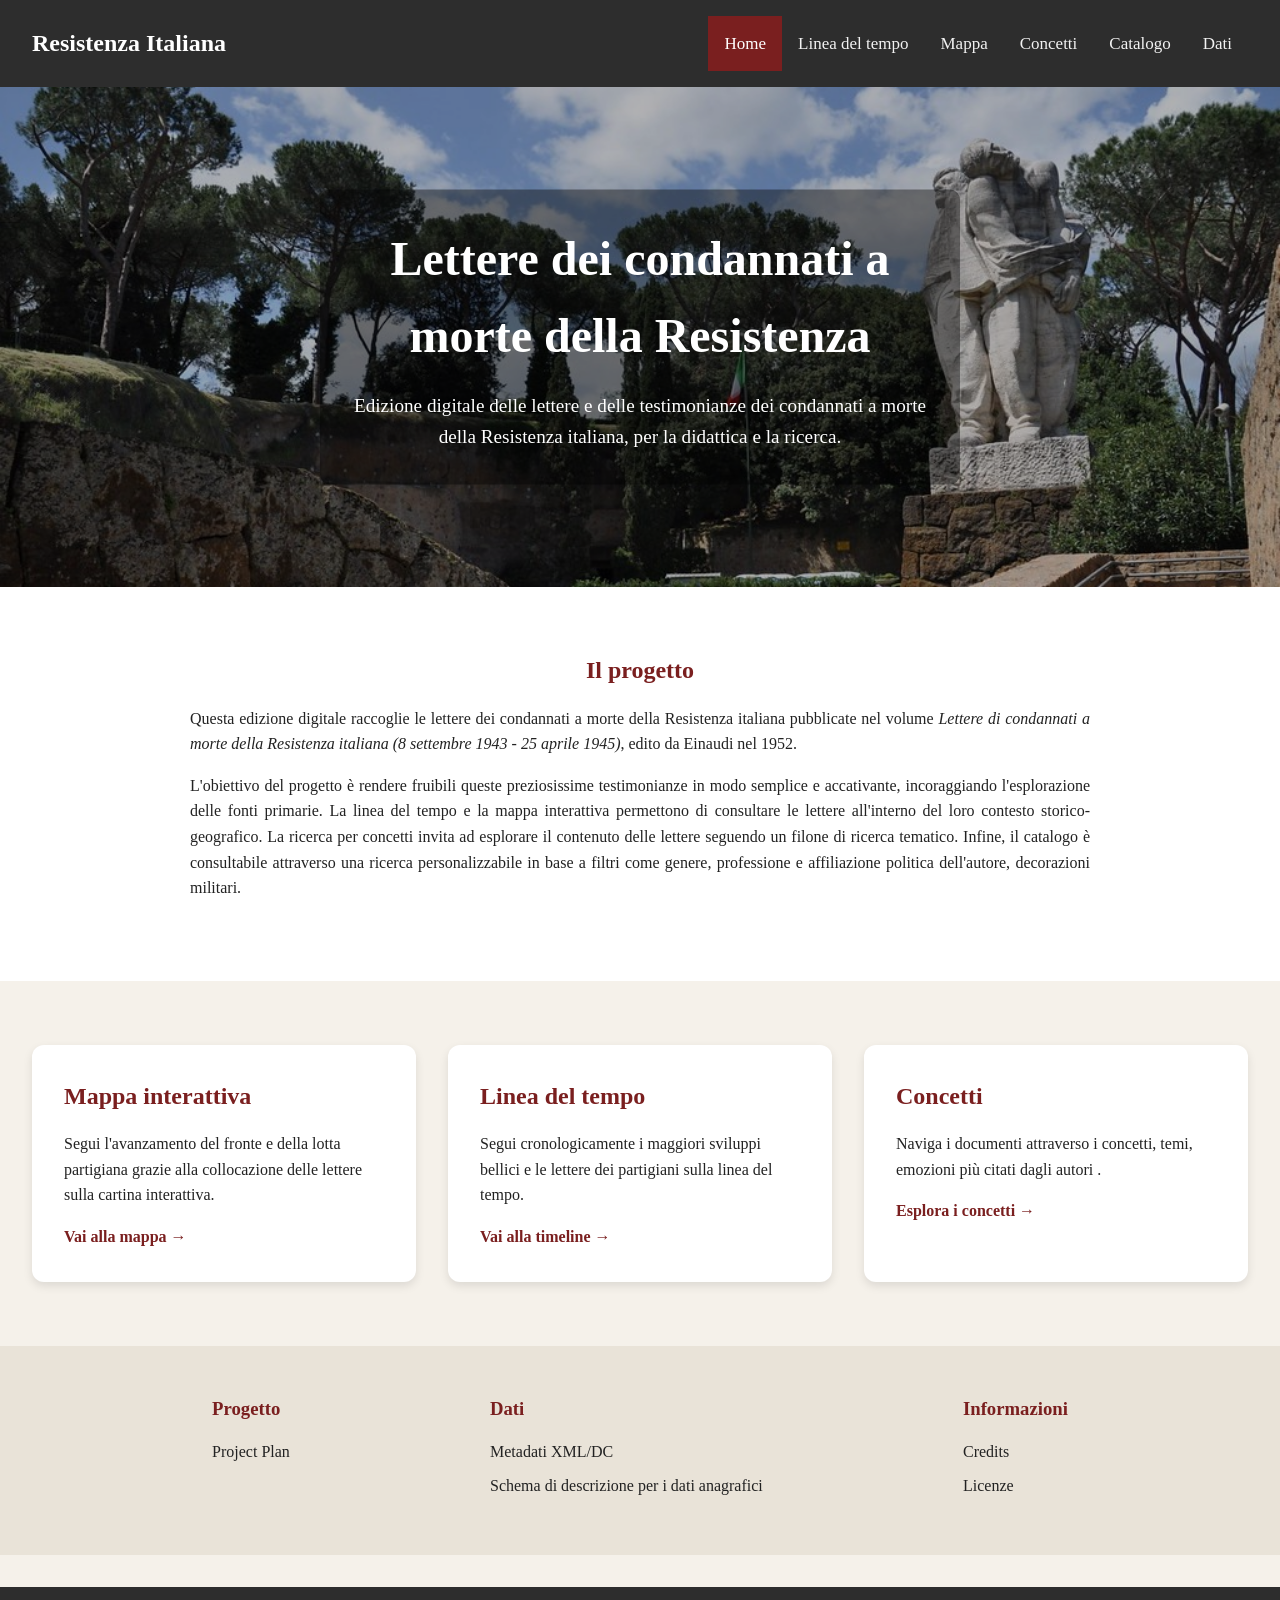
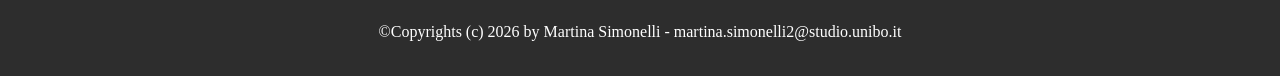
<file: index.html>
<!DOCTYPE html>
<html lang="it">
<head>
  <meta charset="UTF-8">
  <meta name="viewport" content="width=device-width, initial-scale=1.0">
  <link rel="schema.DC" href="http://purl.org/dc/elements/1.1/" />
  <meta name="DC.Title" content="Edizione digitale delle lettere dei condannati a morte della Resistenza italiana (8 settembre 1943 - 25 aprile 1945)" />
  <meta name="DC.Creator" content="Martina Simonelli" />
  <meta name="DC.Subject" content="Resistenza italiana al nazifascismo, condannati a morte, lettere"/>
  <meta name="DC.Description" content="Un'edizione digitale della collezione di lettere dei condannati a morte della resistenza durante il periodo dell'occupazione nazifascista, curata da Malvezzi e Pirelli ed edita da Einaudi nel 1952. Le risorse sono accessibili con navigazione per concetti, navigazione del catalogo delle risorse tramite filtri, linea del tempo e mappa interattiva " />
  <meta name="DC.Publisher" content="Università degli Studi di Bologna - martina.simonelli2@studio.unibo.it" />
  <meta name="DC.Date" content="2026" />
  <meta name="DC.Type" content="Collection" />
  <meta name="DC.Type" content="Text" />
  <meta name="DC.Format" content="text/html" />
  <meta name="DC.Language" content="it" />
  <meta name="DC.Coverage" content="Italia" />
  <meta name="DC.Coverage" content="1943-1945" />
  <meta name="DC.Rights" content="Uso didattico e scientifico non commerciale. Creative Commons BY-NC 4.0" />
  <link rel="stylesheet" type="text/css" href="index.css" />
</head>

<body>

  <header>
    <div class="logo">Resistenza Italiana</div>

    <div class="topnav">
      <a class="active" href="home.html">Home</a>
      <a href="linea_del_tempo.html">Linea del tempo</a>
      <a href="mappa.html">Mappa</a>
      <a href="concetti.html">Concetti</a>
      <a href="catalogo.html">Catalogo</a>
      <a href="dati.html">Dati</a>
    </div>
  </header>

  <section class="hero">
    <img src="mausoleo_fosse_ardeatine2.jpg" alt="Immagine Resistenza">

    <div class="hero-text">
      <h1>Lettere dei condannati a morte della Resistenza</h1>
      <p>
        Edizione digitale delle lettere e delle testimonianze
        dei condannati a morte della Resistenza italiana, per la didattica e la ricerca.
      </p>
    </div>
  </section>

  <section class="project-description">
    <div class="container">
        <h2>Il progetto</h2>

        <p>
            Questa edizione digitale raccoglie le lettere dei condannati a
            morte della Resistenza italiana pubblicate nel volume
            <em>Lettere di condannati a morte della Resistenza italiana
            (8 settembre 1943 - 25 aprile 1945)</em>, edito da Einaudi nel 1952.
        </p>

        <p>
            L'obiettivo del progetto è rendere fruibili queste preziosissime testimonianze
            in modo semplice e accativante, incoraggiando l'esplorazione delle fonti primarie.
            La linea del tempo e la mappa interattiva permettono di consultare le lettere all'interno
            del loro contesto storico-geografico. La ricerca per concetti invita ad esplorare il contenuto
            delle lettere seguendo un filone di ricerca tematico. Infine, il catalogo è consultabile attraverso
            una ricerca personalizzabile in base a filtri come genere, professione e affiliazione politica dell'autore,
            decorazioni militari. 
        </p>
    </div>
  </section>

  <section class="sections">

    <div class="card">
      <h2>Mappa interattiva</h2>
      <p>
        Segui l'avanzamento del fronte e della lotta partigiana 
        grazie alla collocazione delle lettere sulla cartina interattiva.
      </p>
      <a href="mappa.html">Vai alla mappa →</a>
    </div>

    <div class="card">
      <h2>Linea del tempo</h2>
      <p>
        Segui cronologicamente i maggiori sviluppi bellici e le lettere
        dei partigiani sulla linea del tempo.
      </p>
      <a href="linea_del_tempo.html">Vai alla timeline →</a>
    </div>

    <div class="card">
      <h2>Concetti</h2>
      <p>
        Naviga i documenti attraverso i concetti, temi, emozioni più citati dagli autori 
        .
      </p>
      <a href="concetti.html">Esplora i concetti →</a>
    </div>

  </section>

  <section class="pre-footer">

    <div class="pre-footer-column">
        <h3>Progetto</h3>
        <ul>
            <li><a href="project-plan.html">Project Plan</a></li>
        </ul>
    </div>

    <div class="pre-footer-column">
        <h3>Dati</h3>
        <ul>
            <li><a href="metadati-progetto.xml">Metadati XML/DC</a></li>
            <li><a href="schema_di_descrizione_per_i_dati_anagrafici.txt">Schema di descrizione per i dati anagrafici</a></li>
        </ul>
    </div>

    <div class="pre-footer-column">
        <h3>Informazioni</h3>
        <ul>
            <li><a href="credits.html">Credits</a></li>
            <li><a href="licenze.html">Licenze</a></li>
        </ul>
    </div>

  </section>
    <footer>
      <p>
        ©Copyrights (c) 2026 by Martina Simonelli - martina.simonelli2@studio.unibo.it
      </p>
    </footer>

</body>
</html>
</file>
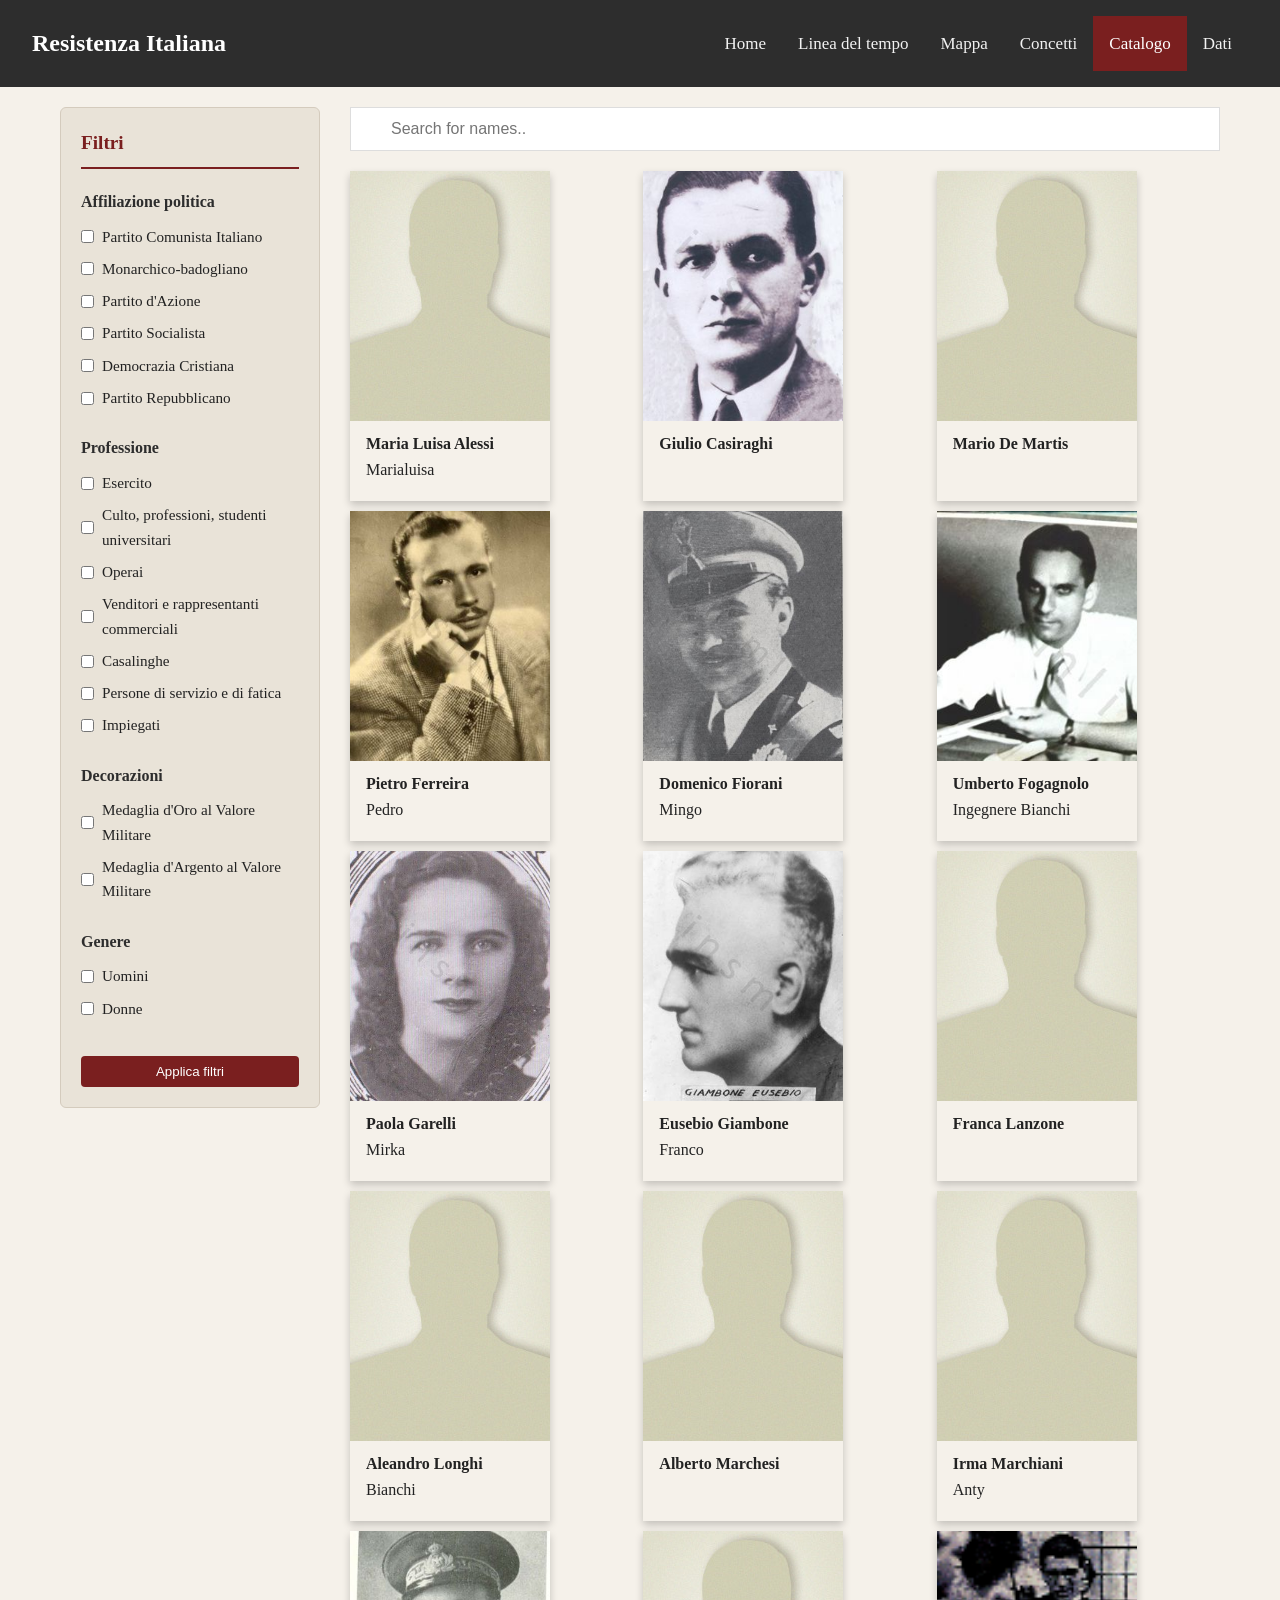
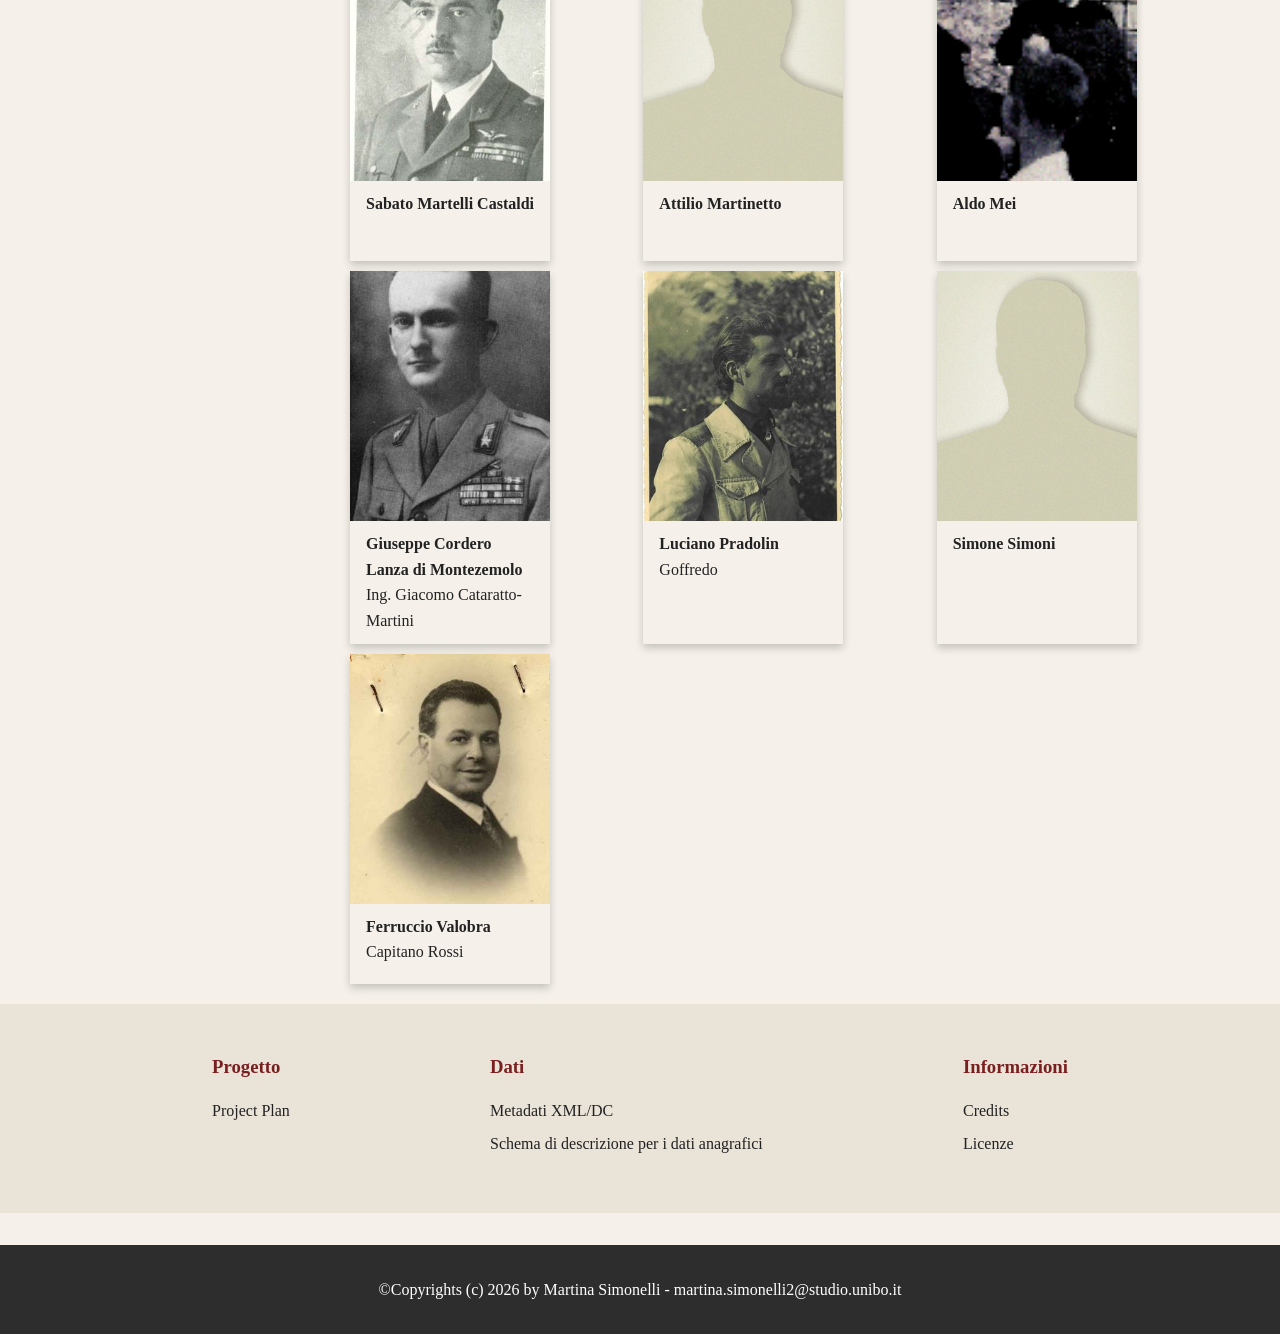
<file: catalogo.html>
<!DOCTYPE html>
<html lang="it">
<head>
  <meta charset="UTF-8">
  <meta name="viewport" content="width=device-width, initial-scale=1.0">
  <link rel="schema.DC" href="http://purl.org/dc/elements/1.1/" />
  <meta name="DC.Title" content="Catalogo delle risorse" />
  <meta name="DC.Creator" content="Martina Simonelli" />
  <meta name="DC.Subject" content="Resistenza italiana al nazifascismo, condannati a morte, lettere"/>
  <meta name="DC.Description" content="Il catalogo delle risorse è navigabile grazie a uan search-bar che permette di cercare i nomi degli autori e grazie alla possibilità di applicare filtri descrittivi per genere, professione, affiliazione politica e decorazioni ricevute " />
  <meta name="DC.Publisher" content="Università degli Studi di Bologna - martina.simonelli2@studio.unibo.it" />
  <meta name="DC.Date" content="2026" />
  <meta name="DC.Type" content="Collection" />
  <meta name="DC.Type" content="Text" />
  <meta name="DC.Format" content="text/html" />
  <meta name="DC.Language" content="it" />
  <meta name="DC.Coverage" content="Italia" />
  <meta name="DC.Coverage" content="1943-1945" />
  <meta name="DC.Rights" content="Uso didattico e scientifico non commerciale. Creative Commons BY-NC 4.0" />
  <link rel="stylesheet" type="text/css" href="catalogo.css" />
</head>

<body>

  <header>
    <div class="logo">Resistenza Italiana</div>

    <div class="topnav">
      <a  href="index.html">Home</a>
      <a href="linea_del_tempo.html">Linea del tempo</a>
      <a href="mappa.html">Mappa</a>
      <a href="concetti.html">Concetti</a>
      <a class="active" href="catalogo.html">Catalogo</a>
      <a href="dati.html">Dati</a>
    </div>
  </header>

<div class="main-layout-container">

  <aside class="filter-sidebar">

  <h3>Filtri</h3>

  <div class="filter-group">
    <h4>Affiliazione politica</h4>

    <div class="filter-option">
      <input type="checkbox" id="pci">
      <label for="pci">Partito Comunista Italiano</label>
    </div>

    <div class="filter-option">
      <input type="checkbox" id="monarchico">
      <label for="monarchico">Monarchico-badogliano</label>
    </div>

    <div class="filter-option">
      <input type="checkbox" id="pda">
      <label for="pda">Partito d'Azione</label>
    </div>

    <div class="filter-option">
      <input type="checkbox" id="psi">
      <label for="psi">Partito Socialista</label>
    </div>

    <div class="filter-option">
      <input type="checkbox" id="dc">
      <label for="dc">Democrazia Cristiana</label>
    </div>

    <div class="filter-option">
      <input type="checkbox" id="pri">
      <label for="pri">Partito Repubblicano</label>
    </div>
  </div>

  <div class="filter-group">
    <h4>Professione</h4>

    <div class="filter-option">
      <input type="checkbox" id="esercito">
      <label for="esercito">Esercito</label>
    </div>

    <div class="filter-option">
      <input type="checkbox" id="studenti">
      <label for="studenti">Culto, professioni, studenti universitari</label>
    </div>

    <div class="filter-option">
      <input type="checkbox" id="operai">
      <label for="operai">Operai</label>
    </div>

    <div class="filter-option">
      <input type="checkbox" id="venditori">
      <label for="venditori">Venditori e rappresentanti commerciali</label>
    </div>

    <div class="filter-option">
      <input type="checkbox" id="casalinghe">
      <label for="casalinghe">Casalinghe</label>
    </div>

    <div class="filter-option">
      <input type="checkbox" id="servizio">
      <label for="servizio">Persone di servizio e di fatica</label>
    </div>

    <div class="filter-option">
      <input type="checkbox" id="impiegati">
      <label for="impiegati">Impiegati</label>
    </div>
  </div>

  <div class="filter-group">
    <h4>Decorazioni</h4>

    <div class="filter-option">
      <input type="checkbox" id="movm">
      <label for="movm">Medaglia d'Oro al Valore Militare</label>
    </div>

    <div class="filter-option">
      <input type="checkbox" id="mavm">
      <label for="mavm">Medaglia d'Argento al Valore Militare</label>
    </div>
  </div>

  <div class="filter-group">
    <h4>Genere</h4>

    <div class="filter-option">
      <input type="checkbox" id="uomini">
      <label for="uomini">Uomini</label>
    </div>

    <div class="filter-option">
      <input type="checkbox" id="donne">
      <label for="donne">Donne</label>
    </div>
  </div>

  <button class="filter-button" id="applyFilters">
    Applica filtri
  </button>

</aside>

  <main class="content-area">

    <div class="search-container">
      <input type="text" id="myInput" oninput="myFunction()" placeholder="Search for names..">
      <ul id="myUL">
        <li><a href="lettere/maria_luisa_alessi.xml">Maria Luisa Alessi</a></li>
        <li><a href="lettere/giulio_casiraghi.xml">Giulio Casiraghi</a></li>
        <li><a href="lettere/mario_de_martis.xml">Mario De Martis</a></li>
        <li><a href="lettere/pietro_ferreira.html">Pedro Ferreira</a></li>
        <li><a href="lettere/domenico_fiorani.xml">Domenico Fiorani</a></li>
        <li><a href="lettere/umberto_fogagnolo.xml">Umberto Fogagnolo</a></li>
        <li><a href="lettere/paola_garelli.xml">Paola Garelli</a></li>
        <li><a href="lettere/eusebio_giambone.xml">Eusebio Giambone</a></li>
        <li><a href="lettere/franca_lanzone.xml">Franca Lanzone</a></li>
        <li><a href="lettere/aleandro_longhi.xml">Aleandro Longhi</a></li>
        <li><a href="lettere/alberto_marchesi.xml">Alberto Marchesi</a></li>
        <li><a href="lettere/irma_marchiani.xml">Irma Marchiani</a></li>
        <li><a href="lettere/sabato_martelli_castaldi.xml">Sabato Martelli Castaldi</a></li>
        <li><a href="lettere/attilio_martinetto.xml">Attilio Martinetto</a></li>
        <li><a href="lettere/aldo_mei.xml">Aldo Mei</a></li>
        <li><a href="lettere/giuseppe_cordero_lanza_di_montezemolo.xml">Giuseppe Cordero Lanza di Montezemolo</a></li>
        <li><a href="lettere/luciano_pradolin.xml">Luciano Pradolin</a></li>
        <li><a href="lettere/simone_simoni.xml">Simone Simoni</a></li>
        <li><a href="lettere/ferruccio_valobra.xml">Ferruccio Valobra</a></li>
        <li><a href="lettere/goffredo_villa.xml">Goffredo Villa</a></li>
      </ul>
    </div>

  <div class="cards-grid">

      <div class="card" data-id="Maria_Luisa_Alessi" data-politica="pci" data-professione="impiegati" data-decorazione="" data-genere="donne">
        <div class="img-container">
          <img src="foto_condannati/foto_anonimo.jpg" alt="Avatar" style="width:100%">
            <div class="overlay">
              <a href="lettere/maria_luisa_alessi.xml">Vai alla risorsa</a>
            </div>
        </div>
        <div class="container">
          <h4><b>Maria Luisa Alessi</b></h4>
          <p>Marialuisa</p>  
        </div>
      </div>
      

      <div class="card" data-id="Giulio_Casiraghi" data-politica="pci" data-professione="operai" data-decorazione="movm" data-genere="uomini">
        <div class="img-container">
        <img src="foto_condannati/giulio_casiraghi.jpg" alt="Avatar" style="width:100%">
         <div class="overlay">
              <a href="lettere/giulio_casiraghi.xml">Vai alla risorsa</a>
            </div>
        </div>
        <div class="container">
          <h4><b>Giulio Casiraghi</b></h4>
        </div>
      </div>

      <div class="card" data-id="Mario_De_Martis" data-politica="monarchico" data-professione="studenti" data-decorazione="" data-genere="uomini">
        <div class="img-container">
        <img src="foto_condannati/foto_anonimo.jpg" alt="Avatar" style="width:100%">
         <div class="overlay">
              <a href="lettere/mario_de_martis.xml">Vai alla risorsa</a>
            </div>
        </div>
        <div class="container">
          <h4><b>Mario De Martis</b></h4>
        </div>
      </div>

      <div class="card" data-id="Pietro_Ferreira" data-politica="pda" data-professione="esercito" data-decorazione="movm" data-genere="uomini">
        <div class="img-container">
        <img src="foto_condannati/pietro_ferreira.jpg" alt="Avatar" style="width:100%">
         <div class="overlay">
              <a href="pietro_ferreira.html">Vai alla risorsa</a>
            </div>
        </div>
        <div class="container">
          <h4><b>Pietro Ferreira</b></h4>
          <p>Pedro</p>
        </div>
      </div>

      <div class="card" data-id="Domenico_Fiorani" data-politica="psi" data-professione="studenti" data-decorazione="" data-genere="uomini">
        <div class="img-container">
        <img src="foto_condannati/domenico_fiorani.jpg" alt="Avatar" style="width:100%">
         <div class="overlay">
              <a href="lettere/domenico_fiorani.xml">Vai alla risorsa</a>
            </div>
        </div>
        <div class="container">
          <h4><b>Domenico Fiorani</b></h4>
          <p>Mingo</p>
        </div>
      </div>

      <div class="card" data-id="Umberto_Fogagnolo" data-politica="psi" data-professione="studenti" data-decorazione="" data-genere="uomini">
        <div class="img-container">
        <img src="foto_condannati/umberto_fogagnolo.jpg" alt="Avatar" style="width:100%">
         <div class="overlay">
              <a href="lettere/umberto_fogagnolo.xml">Vai alla risorsa</a>
            </div>
        </div>
        <div class="container">
          <h4><b>Umberto Fogagnolo</b></h4>
          <p>Ingegnere Bianchi</p>
        </div>
      </div>

      <div class="card" data-id="Paola_Garelli" data-politica="pci" data-professione="servizio" data-decorazione="" data-genere="donne">
        <div class="img-container">
        <img src="foto_condannati/paola_garelli.jpg" alt="Avatar" style="width:100%">
         <div class="overlay">
              <a href="lettere/paola_garelli.xml">Vai alla risorsa</a>
            </div>
        </div>
        <div class="container">
          <h4><b>Paola Garelli</b></h4>
          <p>Mirka</p>
        </div>
      </div>

      <div class="card" data-id="Eusebio_Giambone" data-politica="pci" data-professione="operai" data-decorazione="movm" data-decorazione="mavm" data-genere="uomini">
        <div class="img-container">
        <img src="foto_condannati/eusebio_giambone.jpg" alt="Avatar" style="width:100%">
         <div class="overlay">
              <a href="lettere/eusebio_giambone.xml">Vai alla risorsa</a>
            </div>
        </div>
        <div class="container">
          <h4><b>Eusebio Giambone</b></h4>
          <p>Franco</p>
        </div>
      </div>

      <div class="card" data-id="Franca_Lanzone" data-politica="pci" data-professione="casalinghe" data-decorazione="" data-genere="donne">
        <div class="img-container">
        <img src="foto_condannati/foto_anonimo.jpg" alt="Avatar" style="width:100%">
         <div class="overlay">
              <a href="lettere/franca_lanzone.xml">Vai alla risorsa</a>
            </div>
        </div>
        <div class="container">
          <h4><b>Franca Lanzone</b></h4>
        </div>
      </div>

      <div class="card" data-id="Aleandro_Longhi" data-politica="pci" data-professione="operai" data-decorazione="" data-genere="uomini">
        <div class="img-container">
        <img src="foto_condannati/foto_anonimo.jpg" alt="Avatar" style="width:100%">
         <div class="overlay">
              <a href="lettere/aleandro_longhi.xml">Vai alla risorsa</a>
            </div>
        </div>
        <div class="container">
          <h4><b>Aleandro Longhi</b></h4>
          <p>Bianchi</p>
        </div>
      </div>

      <div class="card" data-id="Alberto_Marchesi" data-politica="pci" data-professione="venditori" data-decorazione="movm" data-genere="uomini">
        <div class="img-container">
        <img src="foto_condannati/foto_anonimo.jpg" alt="Avatar" style="width:100%">
         <div class="overlay">
              <a href="lettere/alberto_marchesi.xml">Vai alla risorsa</a>
            </div>
        </div>
        <div class="container">
          <h4><b>Alberto Marchesi</b></h4>
        </div>
      </div>

      <div class="card" data-id="Irma_Marchiani" data-politica="psi" data-professione="operai" data-decorazione="movm" data-genere="donne">
        <div class="img-container">
        <img src="foto_condannati/foto_anonimo.jpg" alt="Avatar" style="width:100%">
         <div class="overlay">
              <a href="lettere/irma_marchiani.xml">Vai alla risorsa</a>
            </div>
        </div>
        <div class="container">
          <h4><b>Irma Marchiani</b></h4>
          <p>Anty</p>
        </div>
      </div>

      <div class="card" data-id="Sabato_Martelli_Castaldi" data-politica="" data-professione="esercito" data-decorazione="movm" data-genere="uomini">
        <div class="img-container">
        <img src="foto_condannati/sabato_martelli_castaldi.jpg" alt="Avatar" style="width:100%">
         <div class="overlay">
              <a href="lettere/sabato_martelli_castaldi.xml">Vai alla risorsa</a>
            </div>
        </div>
        <div class="container">
          <h4><b>Sabato Martelli Castaldi</b></h4>
        </div>
      </div>

      <div class="card" data-id="Attilio_Martinetto" data-politica="dc" data-professione="esercito" data-decorazione="" data-genere="uomini">
        <div class="img-container">
        <img src="foto_condannati/foto_anonimo.jpg" alt="Avatar" style="width:100%">
         <div class="overlay">
              <a href="lettere/attilio_martinetto.xml">Vai alla risorsa</a>
            </div>
        </div>
        <div class="container">
          <h4><b>Attilio Martinetto</b></h4>
        </div>
      </div>

      <div class="card" data-id="Aldo_Mei" data-politica="" data-professione="studenti" data-decorazione="" data-genere="uomini">
        <div class="img-container">
        <img src="foto_condannati/aldo_mei.jpg" alt="Avatar" style="width:100%">
         <div class="overlay">
              <a href="lettere/aldo_mei.xml">Vai alla risorsa</a>
            </div>
        </div>
        <div class="container">
          <h4><b>Aldo Mei</b></h4>
        </div>
      </div>

      <div class="card" data-id="Giuseppe_Cordero_Lanza_Di_Montezemolo" data-politica="esercito" data-professione="operai" data-decorazione="movm" data-genere="uomini">
        <div class="img-container">
        <img src="foto_condannati/giuseppe_cordero_lanza_di_montezemolo.jpg" alt="Avatar" style="width:100%">
         <div class="overlay">
              <a href="lettere/giuseppe_cordero_lanza_di_montezemolo.xml">Vai alla risorsa</a>
            </div>
        </div>
        <div class="container">
          <h4><b>Giuseppe Cordero Lanza di Montezemolo</b></h4>
          <p>Ing. Giacomo Cataratto-Martini</p>
        </div>
      </div>

      <div class="card" data-id="Luciano_Pradolin" data-politica="" data-professione="studenti" data-decorazione="" data-genere="uomini">
        <div class="img-container">
        <img src="foto_condannati/luciano_pradolin.jpg" alt="Avatar" style="width:100%">
         <div class="overlay">
              <a href="lettere/luciano_pradolin.xml">Vai alla risorsa</a>
            </div>
        </div>
        <div class="container">
          <h4><b>Luciano Pradolin</b></h4>
          <p>Goffredo</p>
        </div>
      </div>

      <div class="card" data-id="Simone_Simoni" data-politica="" data-professione="esercito" data-decorazione="movm" data-genere="uomini">
        <div class="img-container">
        <img src="foto_condannati/foto_anonimo.jpg" alt="Avatar" style="width:100%">
         <div class="overlay">
              <a href="lettere/simone_simoni.xml">Vai alla risorsa</a>
            </div>
        </div>
        <div class="container">
          <h4><b>Simone Simoni</b></h4>
        </div>
      </div>

      <div class="card" data-id="Ferruccio_Valobra" data-politica="pri" data-professione="venditori" data-decorazione="" data-genere="uomini">
        <div class="img-container">
        <img src="foto_condannati/ferruccio_valobra.jpg" alt="Avatar" style="width:100%">
         <div class="overlay">
              <a href="lettere/ferruccio_valobra.xml">Vai alla risorsa</a>
            </div>
        </div>
        <div class="container">
          <h4><b>Ferruccio Valobra</b></h4>
          <p>Capitano Rossi</p>
        </div>
      </div>
    </div>
  </main>
</div>

<script>
document.getElementById('applyFilters').addEventListener('click', applicaTuttiIFiltri);

document.getElementById('myInput').addEventListener('input', applicaTuttiIFiltri);

function applicaTuttiIFiltri() {
  var input = document.getElementById('myInput');
  var filterText = input.value.toUpperCase();
  var ul = document.getElementById("myUL");
  var li = ul.getElementsByTagName('li');

  ul.style.display = filterText === "" ? "none" : "block";

  for (var i = 0; i < li.length; i++) {
    var a = li[i].getElementsByTagName("a")[0];
    var txtValue = a.textContent || a.innerText;
    li[i].style.display = txtValue.toUpperCase().indexOf(filterText) > -1 ? "" : "none";
  }

  var filtriPolitica = ottieniIdSelezionati(['pci', 'monarchico', 'pda', 'psi', 'dc', 'pri']);
  var filtriProfessione = ottieniIdSelezionati(['esercito', 'studenti', 'operai', 'venditori', 'casalinghe', 'servizio', 'impiegati']);
  var filtriDecorazioni = ottieniIdSelezionati(['movm', 'mavm']);
  var filtriGenere = ottieniIdSelezionati(['uomini', 'donne']);

  var cards = document.querySelectorAll('.cards-grid .card');

  cards.forEach(function(card) {
    var cardName = card.querySelector('h4').textContent || card.querySelector('h4').innerText;
    var attrPolitica = card.getAttribute('data-politica');
    var attrProfessione = card.getAttribute('data-professione');
    var attrDecorazione = card.getAttribute('data-decorazione');
    var attrGenere = card.getAttribute('data-genere');

    var matchTesto = cardName.toUpperCase().indexOf(filterText) > -1;
    var matchPolitica = filtriPolitica.length === 0 || filtriPolitica.includes(attrPolitica);
    var matchProfessione = filtriProfessione.length === 0 || filtriProfessione.includes(attrProfessione);
    var matchDecorazione = filtriDecorazioni.length === 0 || filtriDecorazioni.includes(attrDecorazione);
    var matchGenere = filtriGenere.length === 0 || filtriGenere.includes(attrGenere);

    if (matchTesto && matchPolitica && matchProfessione && matchDecorazione && matchGenere) {
      card.style.display = ""; 
    } else {
      card.style.display = "none"; 
    }
  });
}

function ottieniIdSelezionati(listaId) {
  var selezionati = [];
  listaId.forEach(function(id) {
    var checkbox = document.getElementById(id);
    if (checkbox && checkbox.checked) {
      selezionati.push(id);
    }
  });
  return selezionati;
}
</script>

  <section class="pre-footer">

    <div class="pre-footer-column">
        <h3>Progetto</h3>
        <ul>
            <li><a href="project-plan.html">Project Plan</a></li>
        </ul>
    </div>

    <div class="pre-footer-column">
        <h3>Dati</h3>
        <ul>
            <li><a href="metadati-progetto.xml">Metadati XML/DC</a></li>
            <li><a href="schema_di_descrizione_per_i_dati_anagrafici.txt">Schema di descrizione per i dati anagrafici</a></li>
        </ul>
    </div>

    <div class="pre-footer-column">
        <h3>Informazioni</h3>
        <ul>
            <li><a href="credits.html">Credits</a></li>
            <li><a href="licenze.html">Licenze</a></li>
        </ul>
    </div>

  </section>
    <footer>
      <p>
        ©Copyrights (c) 2026 by Martina Simonelli - martina.simonelli2@studio.unibo.it
      </p>
    </footer>

</body>
</html>
</file>
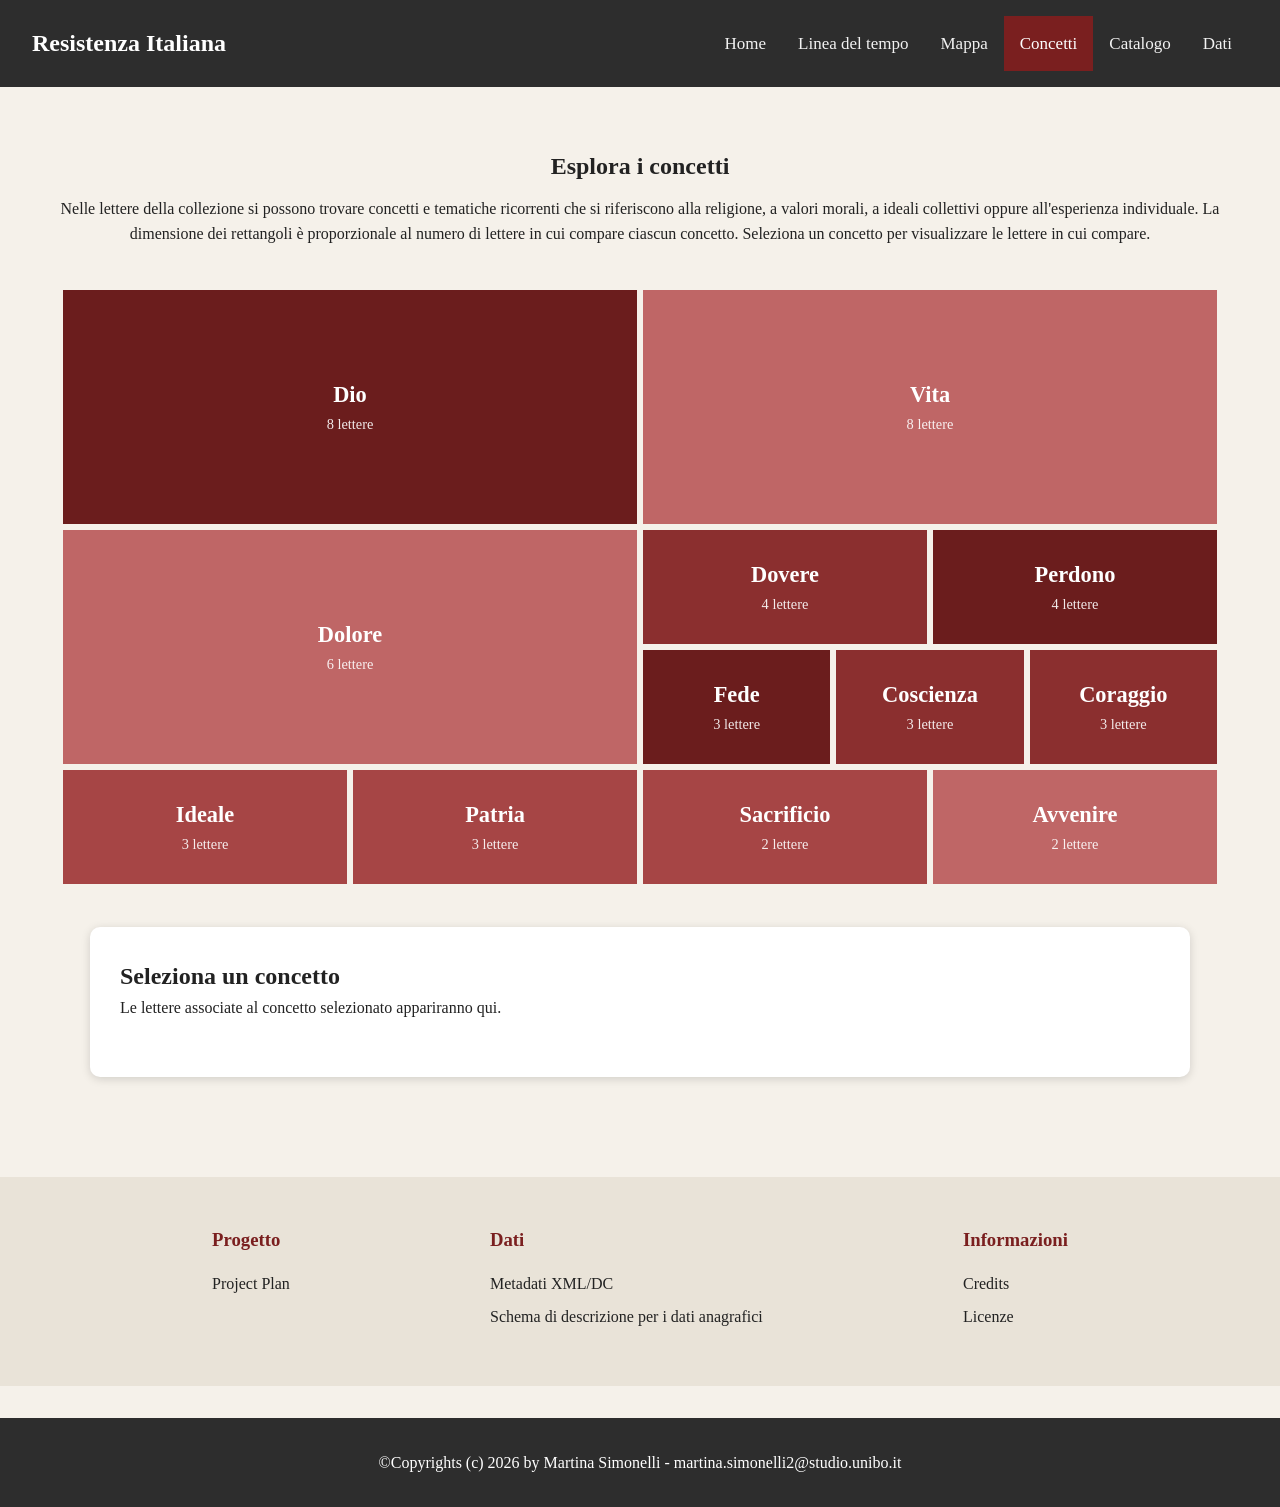
<file: concetti.html>
<!DOCTYPE html>
<html lang="it">
<head>
  <meta charset="UTF-8">
  <meta name="viewport" content="width=device-width, initial-scale=1.0">
  <link rel="schema.DC" href="http://purl.org/dc/elements/1.1/" />
  <meta name="DC.Title" content="Navigazione tramite concetti" />
  <meta name="DC.Creator" content="Martina Simonelli" />
  <meta name="DC.Subject" content="Resistenza italiana al nazifascismo, condannati a morte, lettere"/>
  <meta name="DC.Description" content="Navigazione del sito tramite concetti associati alle risorse " />
  <meta name="DC.Publisher" content="Università degli Studi di Bologna - martina.simonelli2@studio.unibo.it" />
  <meta name="DC.Date" content="2026" />
  <meta name="DC.Type" content="Collection" />
  <meta name="DC.Type" content="Text" />
  <meta name="DC.Format" content="text/html" />
  <meta name="DC.Language" content="it" />
  <meta name="DC.Coverage" content="Italia" />
  <meta name="DC.Coverage" content="1943-1945" />
  <meta name="DC.Rights" content="Uso didattico e scientifico non commerciale. Creative Commons BY-NC 4.0" />
  <link rel="stylesheet" type="text/css" href="concetti.css" />
</head>

<body>

  <header>
    <div class="logo">Resistenza Italiana</div>

    <div class="topnav">
      <a  href="index.html">Home</a>
      <a href="linea_del_tempo.html">Linea del tempo</a>
      <a href="mappa.html">Mappa</a>
      <a class="active" href="concetti.html">Concetti</a>
      <a href="catalogo.html">Catalogo</a>
      <a href="dati.html">Dati</a>
    </div>
  </header>

  <section class="concetti">

    <h1>Esplora i concetti</h1>

    <p class="intro">
        Nelle lettere della collezione si possono trovare concetti e tematiche ricorrenti che si riferiscono alla religione, a valori morali, a ideali collettivi oppure all'esperienza individuale. La dimensione dei rettangoli è proporzionale al numero di lettere in cui compare ciascun concetto. Seleziona un concetto per visualizzare le lettere in cui compare.
    </p>

    <div class="contenitore-treemap">

    <div class="tile dio rosso-scuro" data-concept="dio">
        <span>Dio</span>
        <small>8 lettere</small>
    </div>

    <div class="tile vita rosso-chiaro" data-concept="vita">
        <span>Vita</span>
        <small>8 lettere</small>
    </div>

    <div class="tile dolore rosso-chiaro" data-concept="dolore">
        <span>Dolore</span>
        <small>6 lettere</small>
    </div>

    <div class="tile dovere rosso" data-concept="dovere">
        <span>Dovere</span>
        <small>4 lettere</small>
    </div>

    <div class="tile perdono rosso-scuro" data-concept="perdono">
        <span>Perdono</span>
        <small>4 lettere</small>
    </div>

    <div class="tile fede rosso-scuro" data-concept="fede">
        <span>Fede</span>
        <small>3 lettere</small>
    </div>

    <div class="tile coscienza rosso" data-concept="coscienza">
        <span>Coscienza</span>
        <small>3 lettere</small>
    </div>

    <div class="tile coraggio rosso" data-concept="coraggio">
        <span>Coraggio</span>
        <small>3 lettere</small>
    </div>

    <div class="tile ideale rosso-medio" data-concept="ideale">
        <span>Ideale</span>
        <small>3 lettere</small>
    </div>

    <div class="tile patria rosso-medio" data-concept="patria">
        <span>Patria</span>
        <small>3 lettere</small>
    </div>

    <div class="tile sacrificio rosso-medio" data-concept="sacrificio">
        <span>Sacrificio</span>
        <small>2 lettere</small>
    </div>

    <div class="tile avvenire rosso-chiaro" data-concept="avvenire">
        <span>Avvenire</span>
        <small>2 lettere</small>
    </div>

</div>

    <div id="risultati">

        <h2>Seleziona un concetto</h2>

        <p>
            Le lettere associate al concetto selezionato appariranno qui.
        </p>

    </div>

</section>

<script>

const concetti = {

    dio: `
        <h2>Dio</h2>
        <ul>
            <li>
                <a href="lettere/eusebio_giambone.xml">
                    Eusebio Giambone
                </a>
            </li>
            <li>
                <a href="lettere/aldo_mei.xml">
                    Aldo Mei
                </a>
            </li>
            <li>
                <a href="lettere/attilio_martinetto.xml">
                    Attilio Martinetto
                </a>
            </li>
            <li>
                <a href="lettere/ferruccio_valobra.xml">
                    Ferruccio Valobra
                </a>
            </li>
            <li>
                <a href="lettere/giuseppe_cordero_lanza_di_montezemolo.xml">
                    Giuseppe Corder Lanza di Montezemolo
                </a>
            </li>
            <li>
                <a href="lettere/irma_marchiani.xml">
                    Irma Marchiani
                </a>
            </li>
            <li>
                <a href="lettere/luciano_pradolin.xml">
                    Luciano Pradolin
                </a>
            </li>
            <li>
                <a href="lettere/pietro_ferreira.xml">
                    Pietro Ferreira
                </a>
            </li>
        </ul>
    `,

    vita: `
        <h2>Vita</h2>
        <ul>
          <li>
            <a href="lettere/aldo_mei.xml">
              Aldo Mei
            </a>
          </li>
          <li>
            <a href="lettere/aleandro_longhi.xml">
              Aleandro Longhi
            </a>
          </li>
          <li>
              <a href="lettere/attilio_martinetto.xml">
                  Attilio Martinetto
              </a>
          </li>
          <li>
              <a href="lettere/eusebio_giambone.xml">
                Eusebio Giambone
              </a>
          </li>
          <li>
              <a href="lettere/ferruccio_valobra.xml">
                Ferruccio Valobra
              </a>
          </li>
          <li>
            <a href="lettere/franca_lanzone.xml">
              Franca Lanzone
            </a>
          </li>
          <li>
              <a href="lettere/irma_marchiani.xml">
                Irma Marchiani
              </a>
          </li>
          <li>
              <a href="lettere/pietro_ferreira.xml">
                Pietro Ferreira
              </a>
            </li>
        </ul>
    `,

    dovere: `
        <h2>Dovere</h2>
        <ul>
          <li>
            <a href="lettere/aleandro_longhi.xml">
              Aleandro Longhi
            </a>
          </li>
          <li>
            <a href="lettere/franca_lanzone.xml">
              Franca Lanzone
            </a>
          </li>
          <li>
            <a href="lettere/irma_marchiani.xml">
              Irma Marchiani
            </a>
          </li>
          <li>
            <a href="lettere/pietro_ferreira.xml">
              Pietro Ferreira
            </a>
          </li>
        </ul>
    `
      ,

    coscienza: `
        <h2>Coscienza</h2>
        <ul>
            <li>
                <a href="lettere/aldo_mei.xml">
                    Aldo Mei
                </a>
            </li>
            <li>
              <a href="lettere/eusebio_giambone.xml">
                Eusebio Giambone
              </a>
          </li>
          <li>
            <a href="lettere/luciano_pradolin.xml">
              Luciano Pradolin
            </a>
          </li>
        </ul>
    `,

    perdono: `
        <h2>Perdono</h2>
        <ul>
            <li>
              <a href="lettere/aldo_mei.xml">
                Aldo Mei
              </a>
            </li>
            <li>
              <a href="lettere/ferruccio_valobra.xml">
                Ferruccio Valobra
              </a>
            </li>
            <li>
              <a href="lettere/paola_garelli.xml">
                Paola Garelli
              </a>
            </li>
            <li>
              <a href="lettere/pietro_ferreira.xml">
                Pietro Ferreira
              </a>
            </li>
        </ul>
    `,

    sacrificio: `
        <h2>Sacrificio</h2>
        <ul>
            <li>
                <a href="lettere/aldo_mei.xml">
                    Aldo Mei
                </a>
            </li>
            <li>
                <a href="lettere/ferruccio_valobra.xml">
                    Ferruccio Valobra
                </a>
            </li>
        </ul>
    `,

    dolore: `
        <h2>Dolore</h2>
        <ul>
            <li>
                <a href="lettere/aleandro_longhi.xml">
                    Aleandro Longhi
                </a>
            </li>
            <li>
                <a href="lettere/attilio_martinetto.xml">
                    Attilio Martinetto
                </a>
            </li>
            <li>
              <a href="lettere/eusebio_giambone.xml">
                Eusebio Giambone
              </a>
          </li>
          <li>
            <a href="lettere/ferruccio_valobra.xml">
              Ferruccio Valobra
            </a>
          </li>
          <li>
            <a href="lettere/luciano_pradolin.xml">
              Luciano Pradolin
            </a>
          </li>
          <li>
              <a href="lettere/pietro_ferreira.xml">
                Pietro Ferreira
              </a>
          </li>
        </ul>
    `,

    coraggio: `
        <h2>Coraggio</h2>
        <ul>
            <li>
                <a href="lettere/aleandro_longhi.xml">
                    Aleandro Longhi
                </a>
            </li>
            <li>
                <a href="lettere/attilio_martinetto.xml">
                    Attilio Martinetto
                </a>
            </li>
            <li>
              <a href="lettere/eusebio_giambone.xml">
                Eusebio Giambone
              </a>
          </li>
        </ul>
    `,

    fede: `
        <h2>Fede</h2>
        <ul>
          
            <li>
                <a href="lettere/attilio_martinetto.xml">
                    Attilio Martinetto
                </a>
            </li>
            <li>
                <a href="lettere/giulio_casiraghi.xml">
                    Giulio Casiraghi
                </a>
            </li>
            <li>
              <a href="lettere/luciano_pradolin.xml">
                Luciano Pradolin
              </a>
            </li>
        </ul>
    `,

    avvenire: `
        <h2>Avvenire</h2>
        <ul>
            <li>
                <a href="lettere/attilio_martinetto.xml">
                    Attilio Martinetto
                </a>
            </li>
            <li>
              <a href="lettere/eusebio_giambone.xml">
                Eusebio Giambone
              </a>
          </li>
        </ul>
    `,

    ideale: `
        <h2>Ideale</h2>
        <ul>
            <li>
                <a href="lettere/eusebio_giambone.xml">
                    Eusebio Giambone
                </a>
            </li>
            <li>
                <a href="lettere/irma_marchiani.xml">
                    Irma Marchiani
                </a>
            </li>
            <li>
              <a href="lettere/luciano_pradolin.xml">
                Luciano Pradolin
              </a>
            </li>
        </ul>
    `,

    patria: `
        <h2>Patria</h2>
        <ul>
            <li>
                <a href="lettere/ferruccio_valobra.xml">
                    Ferruccio Valobra
                </a>
            </li>
            <li>
                <a href="lettere/pietro_ferreira.xml">
                    Pietro Ferreira
                </a>
            </li>
            <li>
                <a href="lettere/simone_simoni.xml">
                    Simone Simoni
                </a>
            </li>
        </ul>
    `,
};

document.querySelectorAll(".tile").forEach(tile => {

    tile.addEventListener("click", () => {

        const concetto = tile.dataset.concept;

        document.getElementById("risultati").innerHTML =
            concetti[concetto] ||
            `<h2>${tile.textContent}</h2>
             <p>Nessuna lettera associata.</p>`;

        document.getElementById("risultati").scrollIntoView({
            behavior: "smooth"

        });

    });

});

</script>

  <section class="pre-footer">

    <div class="pre-footer-column">
        <h3>Progetto</h3>
        <ul>
            <li><a href="project-plan.html">Project Plan</a></li>
        </ul>
    </div>

    <div class="pre-footer-column">
        <h3>Dati</h3>
        <ul>
            <li><a href="metadati-progetto.xml">Metadati XML/DC</a></li>
            <li><a href="schema_di_descrizione_per_i_dati_anagrafici.txt">Schema di descrizione per i dati anagrafici</a></li>
        </ul>
    </div>

    <div class="pre-footer-column">
        <h3>Informazioni</h3>
        <ul>
            <li><a href="credits.html">Credits</a></li>
            <li><a href="licenze.html">Licenze</a></li>
        </ul>
    </div>

  </section>
    <footer>
      <p>
        ©Copyrights (c) 2026 by Martina Simonelli - martina.simonelli2@studio.unibo.it
      </p>
    </footer>

</body>
</html>
</file>
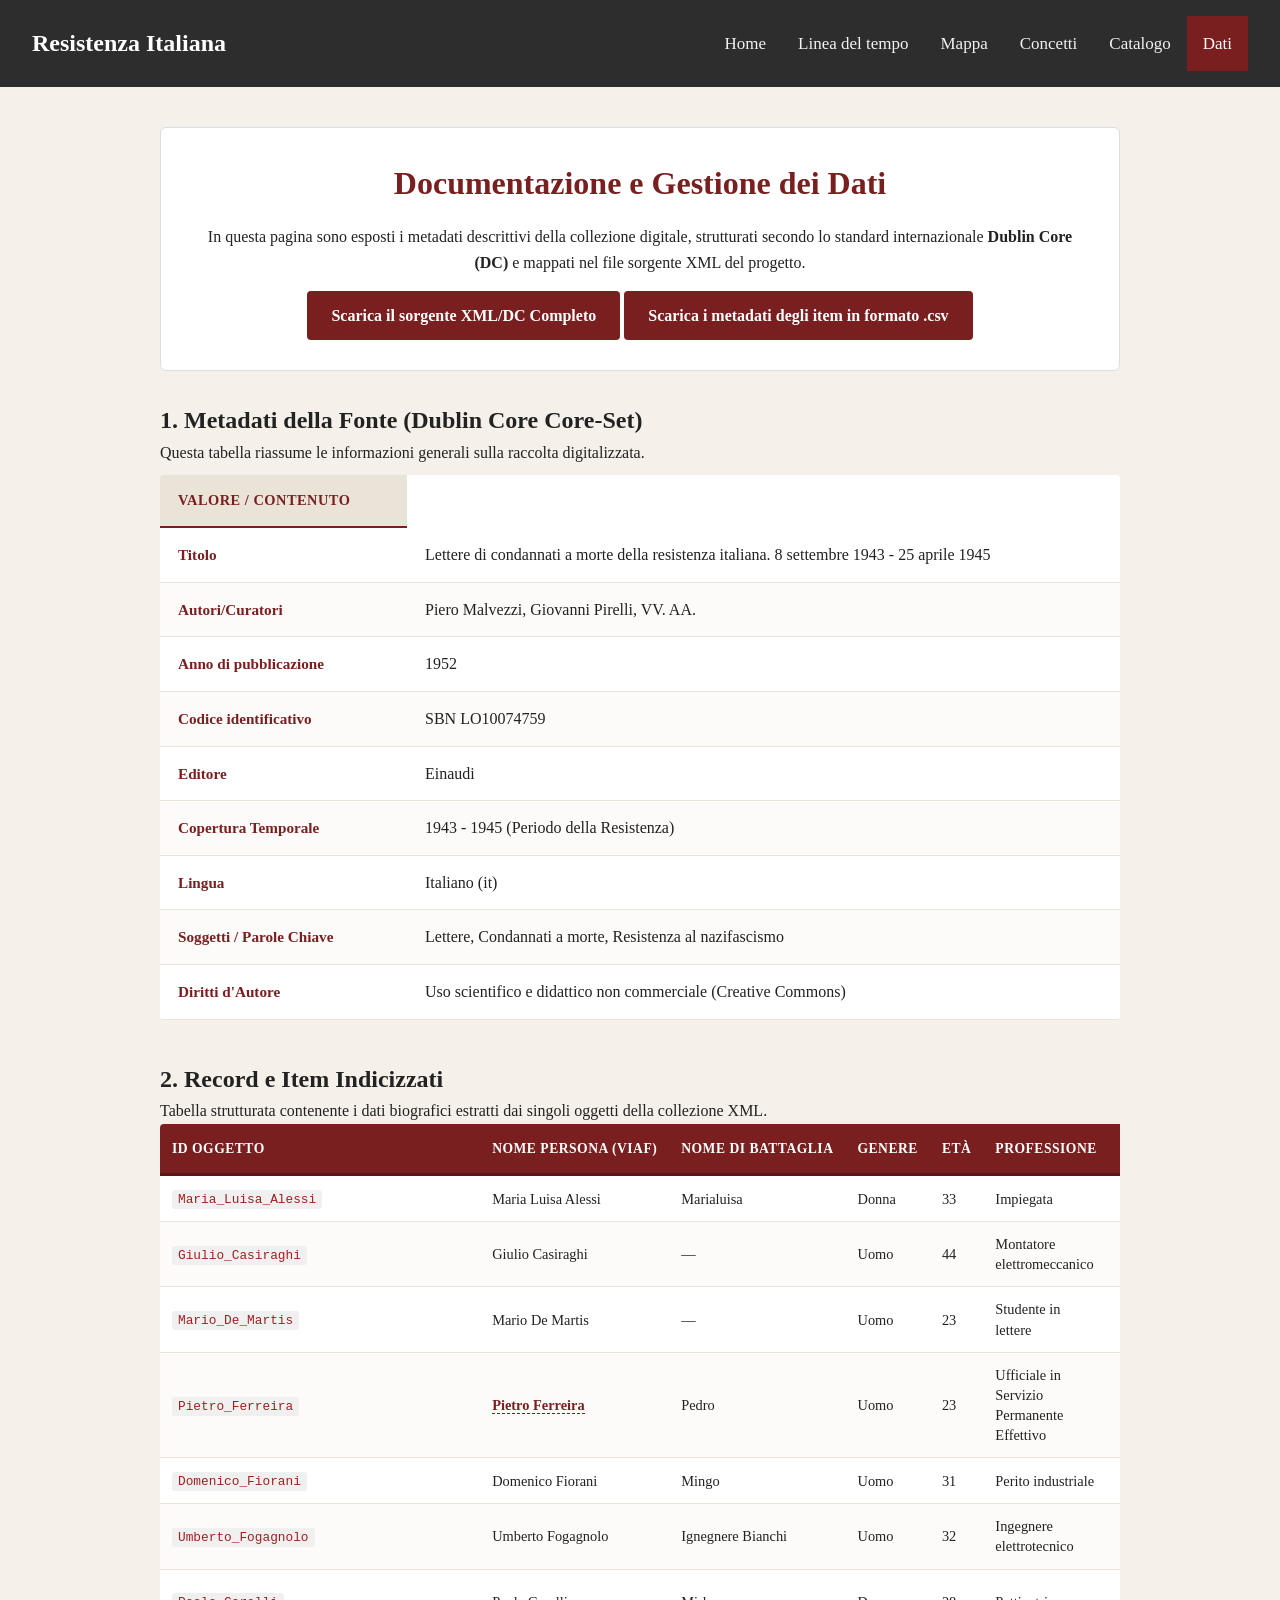
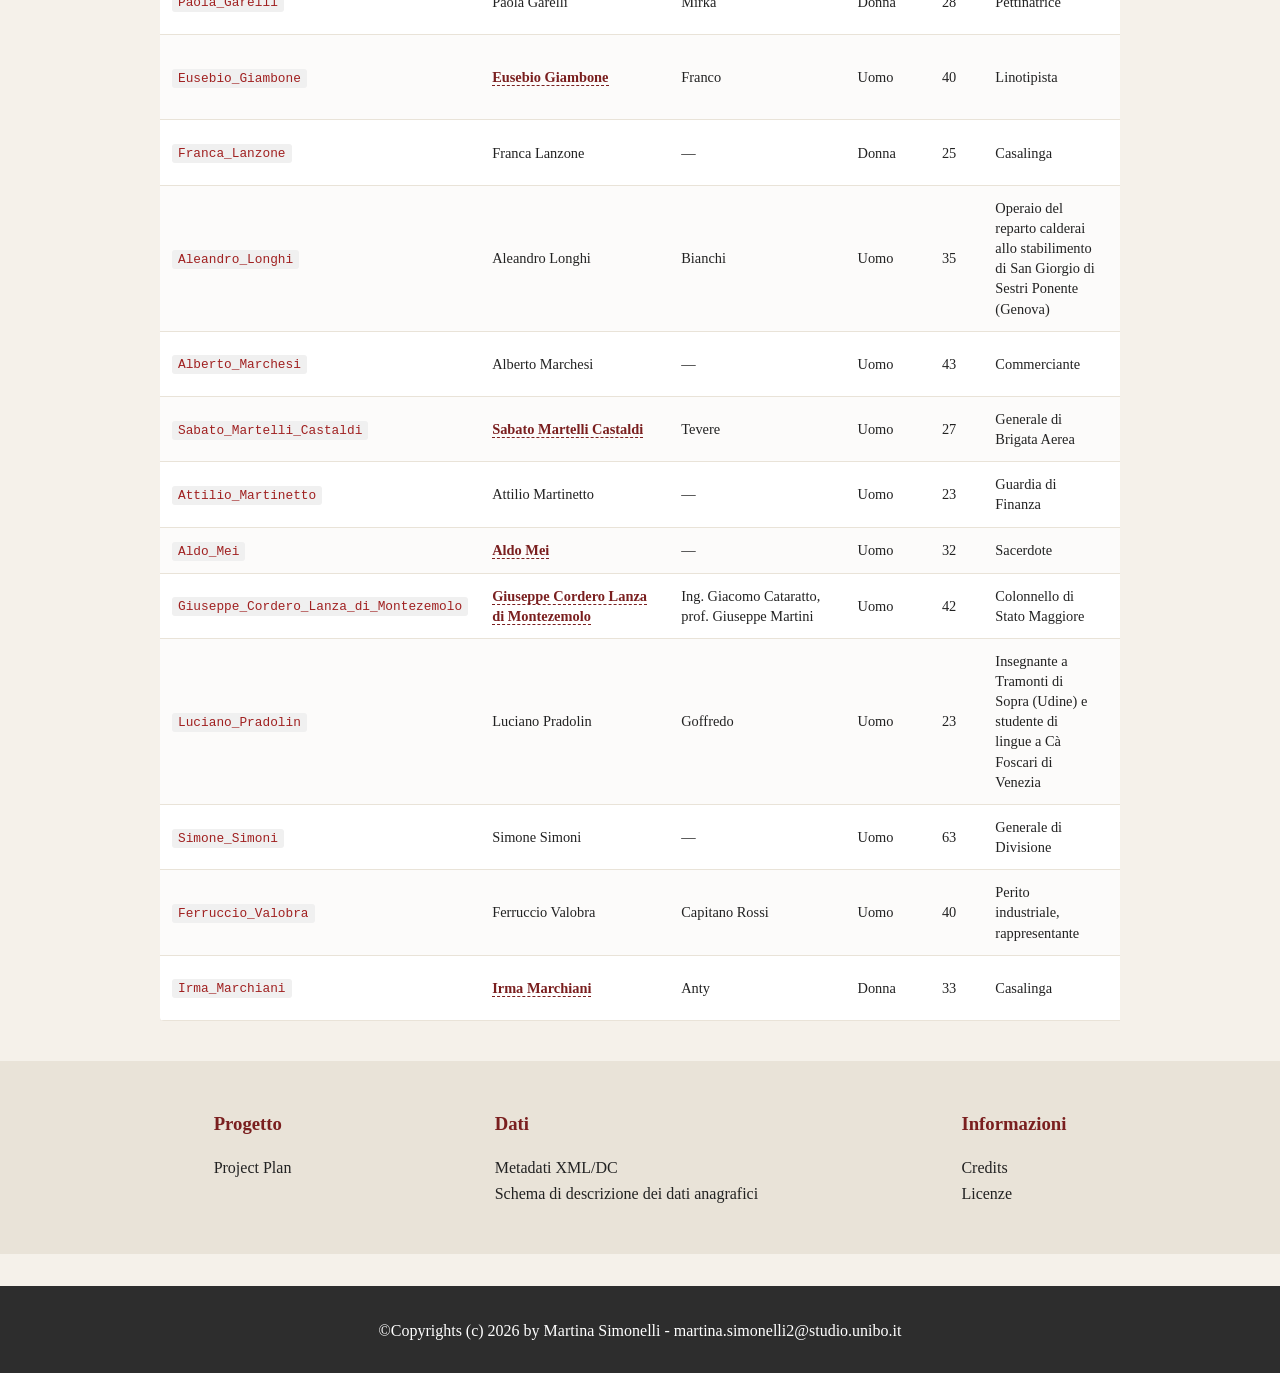
<file: dati.html>
<!DOCTYPE html>
<html lang="it">
<head>
  <meta charset="UTF-8">
  <meta name="viewport" content="width=device-width, initial-scale=1.0">
  <link rel="schema.DC" href="http://purl.org/dc/elements/1.1/" />
  <meta name="DC.Title" content="Dati e metadati del progetto" />
  <meta name="DC.Creator" content="Martina Simonelli" />
  <meta name="DC.Subject" content="Resistenza italiana al nazifascismo, condannati a morte, lettere"/>
  <meta name="DC.Description" content="Una pagina con tabelle che riassumano tutti i metadati relativi alla collezione " />
  <meta name="DC.Publisher" content="Università degli Studi di Bologna - martina.simonelli2@studio.unibo.it" />
  <meta name="DC.Date" content="2026" />
  <meta name="DC.Type" content="Collection" />
  <meta name="DC.Type" content="Text" />
  <meta name="DC.Format" content="text/html" />
  <meta name="DC.Language" content="it" />
  <meta name="DC.Coverage" content="Italia" />
  <meta name="DC.Coverage" content="1943-1945" />
  <meta name="DC.Rights" content="Uso didattico e scientifico non commerciale. Creative Commons BY-NC 4.0" />
  <link rel="stylesheet" type="text/css" href="dati.css" />
</head>
<body>

  <header>
    <div class="logo">Resistenza Italiana</div>
    <div class="topnav">
      <a href="index.html">Home</a>
      <a href="linea_del_tempo.html">Linea del tempo</a>
      <a href="mappa.html">Mappa</a>
      <a href="concetti.html">Concetti</a>
      <a href="catalogo.html">Catalogo</a>
      <a class="active" href="dati.html">Dati</a>
    </div>
  </header>

  <main class="dati-container">
    
    <div class="dati-intro">
      <h1>Documentazione e Gestione dei Dati</h1>
      <p>In questa pagina sono esposti i metadati descrittivi della collezione digitale, strutturati secondo lo standard internazionale <strong>Dublin Core (DC)</strong> e mappati nel file sorgente XML del progetto.</p>
      <a href="metadati-progetto.xml" target="_blank" class="xml-button"> Scarica il sorgente XML/DC Completo</a>
      <a href="metadati.csv" target="_blank" class="xml-button">Scarica i metadati degli item in formato .csv</a>
    </div>

    <section class="dati-section">
      <h2>1. Metadati della Fonte (Dublin Core Core-Set)</h2>
      <p class="section-desc">Questa tabella riassume le informazioni generali sulla raccolta digitalizzata.</p>
      
      <table class="metadata-table">
        <thead>
          <tr>
            <th>Valore / Contenuto</th>
          </tr>
        </thead>
        <tbody>
          <tr>
            <td><strong>Titolo</strong></td>
            <td>Lettere di condannati a morte della resistenza italiana. 8 settembre 1943 - 25 aprile 1945</td>
          </tr>
          <tr>
            <td><strong>Autori/Curatori</strong></td>
            <td>Piero Malvezzi, Giovanni Pirelli, VV. AA.</td>
          </tr>
          <tr>
            <td><strong>Anno di pubblicazione</strong></td>
            <td>1952</td>
          </tr>
          <tr>
            <td><strong>Codice identificativo</strong></td>
            <td>SBN LO10074759</td>
          </tr>
          <tr>
            <td><strong>Editore</strong</td>
            <td>Einaudi</td>
          </tr>
          <tr>
            <td><strong>Copertura Temporale</strong></td>
            <td>1943 - 1945 (Periodo della Resistenza)</td>
          </tr>
          <tr>
            <td><strong>Lingua</strong></td>
            <td>Italiano (it)</td>
          </tr>
          <tr>
            <td><strong>Soggetti / Parole Chiave</strong></td>
            <td>Lettere, Condannati a morte, Resistenza al nazifascismo</td>
          </tr>
          <tr>
            <td><strong>Diritti d'Autore</strong></td>
            <td>Uso scientifico e didattico non commerciale (Creative Commons)</td>
          </tr>
        </tbody>
      </table>
    </section>

    <section class="dati-section">
      <h2>2. Record e Item Indicizzati</h2>
      <p class="section-desc">Tabella strutturata contenente i dati biografici estratti dai singoli oggetti della collezione XML.</p>

     <table id="metadataTable">
  <thead>
    <tr>
      <th>ID Oggetto</th>
      <th>Nome Persona (VIAF)</th>
      <th>Nome di Battaglia</th>
      <th>Genere</th>
      <th>Età</th>
      <th>Professione</th>
      <th>Affiliazione Politica</th>
      <th>Data Nascita</th>
      <th>Luogo Nascita (GeoNames)</th>
      <th>Data Esecuzione</th>
      <th>Luogo Esecuzione (GeoNames)</th>
      <th>Decorazioni</th>
    </tr>
  </thead>
  <tbody>
    <tr>
      <td><code>Maria_Luisa_Alessi</code></td>
      <td>Maria Luisa Alessi</td>
      <td>Marialuisa</td>
      <td>Donna</td>
      <td>33</td>
      <td>Impiegata</td>
      <td>Partito Comunista Italiano</td>
      <td>1911-05-17</td>
      <td><a href="https://www.geonames.org/8950411/falicetto.html" target="_blank">Falicetto (Cuneo)</a></td>
      <td>1944-11-26</td>
      <td><a href="https://www.geonames.org/3177700/cuneo.html" target="_blank">Piazzale della stazione di Cuneo</a></td>
      <td>—</td>
    </tr>
    <tr>
      <td><code>Giulio_Casiraghi</code></td>
      <td>Giulio Casiraghi</td>
      <td>—</td>
      <td>Uomo</td>
      <td>44</td>
      <td>Montatore elettromeccanico</td>
      <td>Partito Comunista Italiano</td>
      <td>1899-10-17</td>
      <td><a href="https://www.geonames.org/3166598/sesto-san-giovanni.html" target="_blank">Sesto San Giovanni (Milano)</a></td>
      <td>1944-08-10</td>
      <td><a href="https://www.geonames.org/3173435/milan.html" target="_blank">Piazzale Loreto a Milano</a></td>
      <td>—</td>
    </tr>
    <tr>
      <td><code>Mario_De_Martis</code></td>
      <td>Mario De Martis</td>
      <td>—</td>
      <td>Uomo</td>
      <td>23</td>
      <td>Studente in lettere</td>
      <td>Monarchico-badogliano</td>
      <td>1920-11-20</td>
      <td><a href="https://www.geonames.org/3167096/sassari.html" target="_blank">Sassari</a></td>
      <td>1944-06-03</td>
      <td><a href="https://www.geonames.org/3169070/rome.html" target="_blank">Spalti del Forte Bravetta a Roma</a></td>
      <td>—</td>
    </tr>
    <tr>
      <td><code>Pietro_Ferreira</code></td>
      <td><a href="http://viaf.org/viaf/8295175417522304080007" target="_blank">Pietro Ferreira</a></td>
      <td>Pedro</td>
      <td>Uomo</td>
      <td>23</td>
      <td>Ufficiale in Servizio Permanente Effettivo</td>
      <td>Partito d'Azione</td>
      <td>1921-10-03</td>
      <td><a href="https://www.geonames.org/3176219/genoa.html" target="_blank">Genova</a></td>
      <td>1945-01-23</td>
      <td><a href="https://www.geonames.org/3165524/turin.html" target="_blank">Poligono Nazionale del Martinetto a Torino</a></td>
      <td>Medaglia d'Oro al Valor Militare</td>
    </tr>
    <tr>
      <td><code>Domenico_Fiorani</code></td>
      <td>Domenico Fiorani</td>
      <td>Mingo</td>
      <td>Uomo</td>
      <td>31</td>
      <td>Perito industriale</td>
      <td>Partito Socialista</td>
      <td>1913-01-24</td>
      <td><a href="https://www.geonames.org/2659098/raron.html" target="_blank">Raron (Svizzera)</a></td>
      <td>1944-08-10</td>
      <td><a href="https://www.geonames.org/3173435/milan.html" target="_blank">Piazzale Loreto a Milano</a></td>
      <td>—</td>
    </tr>
    <tr>
      <td><code>Umberto_Fogagnolo</code></td>
      <td>Umberto Fogagnolo</td>
      <td>Ignegnere Bianchi</td>
      <td>Uomo</td>
      <td>32</td>
      <td>Ingegnere elettrotecnico</td>
      <td>Partito Socialista</td>
      <td>1911-10-02</td>
      <td><a href="https://www.geonames.org/3177090/ferrara.html" target="_blank">Ferrara</a></td>
      <td>1944-08-10</td>
      <td><a href="https://www.geonames.org/3173435/milan.html" target="_blank">Piazzale Loreto a Milano</a></td>
      <td>—</td>
    </tr>
    <tr>
      <td><code>Paola_Garelli</code></td>
      <td>Paola Garelli</td>
      <td>Mirka</td>
      <td>Donna</td>
      <td>28</td>
      <td>Pettinatrice</td>
      <td>Partito Comunista Italiano</td>
      <td>1916-05-14</td>
      <td><a href="https://www.geonames.org/3173162/mondovi.html" target="_blank">Mondovì (Cuneo)</a></td>
      <td>1944-11-01</td>
      <td><a href="https://www.geonames.org/3167022/savona.html" target="_blank">Fossato della Fortezza ex Priamar di Savona</a></td>
      <td>—</td>
    </tr>
    <tr>
      <td><code>Eusebio_Giambone</code></td>
      <td><a href="http://viaf.org/viaf/90206995" target="_blank">Eusebio Giambone</a></td>
      <td>Franco</td>
      <td>Uomo</td>
      <td>40</td>
      <td>Linotipista</td>
      <td>Partito Comunista Italiano</td>
      <td>1903-05-01</td>
      <td><a href="https://www.geonames.org/6543512/camagna-monferrato.html" target="_blank">Camagna Monferrato (Asti)</a></td>
      <td>1944-04-05</td>
      <td><a href="https://www.geonames.org/3165524/turin.html" target="_blank">Poligono Nazionale del Martinetto a Torino</a></td>
      <td>Medaglia d'Oro e d'Argento al Valor Militare</td>
    </tr>
    <tr>
      <td><code>Franca_Lanzone</code></td>
      <td>Franca Lanzone</td>
      <td>—</td>
      <td>Donna</td>
      <td>25</td>
      <td>Casalinga</td>
      <td>Partito Comunista Italiano</td>
      <td>1919-09-28</td>
      <td><a href="https://www.geonames.org/3167022/savona.html" target="_blank">Savona</a></td>
      <td>1944-11-01</td>
      <td><a href="https://www.geonames.org/3167022/savona.html" target="_blank">Fossato della Fortezza ex Priamar di Savona</a></td>
      <td>—</td>
    </tr>
    <tr>
      <td><code>Aleandro_Longhi</code></td>
      <td>Aleandro Longhi</td>
      <td>Bianchi</td>
      <td>Uomo</td>
      <td>35</td>
      <td>Operaio del reparto calderai allo stabilimento di San Giorgio di Sestri Ponente (Genova)</td>
      <td>Partito Comunista Italiano</td>
      <td>1909-06-05</td>
      <td><a href="https://www.geonames.org/3183089/ancona.html" target="_blank">Ancona</a></td>
      <td>1944-07-29</td>
      <td><a href="https://www.geonames.org/3176219/genoa.html" target="_blank">Forte San Giuliano a Genova</a></td>
      <td>—</td>
    </tr>
    <tr>
      <td><code>Alberto_Marchesi</code></td>
      <td>Alberto Marchesi</td>
      <td>—</td>
      <td>Uomo</td>
      <td>43</td>
      <td>Commerciante</td>
      <td>Partito Comunista Italiano</td>
      <td>1900-09-22</td>
      <td><a href="https://www.geonames.org/3169070/rome.html" target="_blank">Roma</a></td>
      <td>1944-03-24</td>
      <td><a href="https://www.geonames.org/3169070/rome.html" target="_blank">Fosse Ardeatine</a></td>
      <td>Medaglia d'Oro al Valor Militare</td>
    </tr>
    <tr>
      <td><code>Sabato_Martelli_Castaldi</code></td>
      <td><a href="http://viaf.org/viaf/69762822" target="_blank">Sabato Martelli Castaldi</a></td>
      <td>Tevere</td>
      <td>Uomo</td>
      <td>27</td>
      <td>Generale di Brigata Aerea</td>
      <td>—</td>
      <td>1896-08-19</td>
      <td><a href="https://www.geonames.org/3179337/cava-de-tirreni.html" target="_blank">Cava dei Tirreni (Salerno)</a></td>
      <td>1944-03-24</td>
      <td><a href="https://www.geonames.org/3169070/rome.html" target="_blank">Fosse Ardeatine</a></td>
      <td>Medaglia d'Oro al Valor Militare</td>
    </tr>
    <tr>
      <td><code>Attilio_Martinetto</code></td>
      <td>Attilio Martinetto</td>
      <td>—</td>
      <td>Uomo</td>
      <td>23</td>
      <td>Guardia di Finanza</td>
      <td>Democrazia Cristiana</td>
      <td>1922-02-01</td>
      <td><a href="https://www.geonames.org/3179663/castell-alfero.html" target="_blank">Castell'Alfero d'Asti</a></td>
      <td>1945-04-25</td>
      <td><a href="https://www.geonames.org/3177700/cuneo.html" target="_blank">Cimitero Vecchio detto Gessi a Cuneo</a></td>
      <td>—</td>
    </tr>
    <tr>
      <td><code>Aldo_Mei</code></td>
      <td><a href="http://viaf.org/viaf/307333499" target="_blank">Aldo Mei</a></td>
      <td>—</td>
      <td>Uomo</td>
      <td>32</td>
      <td>Sacerdote</td>
      <td>—</td>
      <td>1912-03-05</td>
      <td><a href="https://www.geonames.org/3168792/ruota.html" target="_blank">Ruota (Lucca)</a></td>
      <td>1944-08-04</td>
      <td><a href="https://www.geonames.org/3174530/lucca.html" target="_blank">Fuori Porta Elisa di Lucca</a></td>
      <td>—</td>
    </tr>
    <tr>
      <td><code>Giuseppe_Cordero_Lanza_di_Montezemolo</code></td>
      <td><a href="http://viaf.org/viaf/103341749" target="_blank">Giuseppe Cordero Lanza di Montezemolo</a></td>
      <td>Ing. Giacomo Cataratto, prof. Giuseppe Martini</td>
      <td>Uomo</td>
      <td>42</td>
      <td>Colonnello di Stato Maggiore</td>
      <td>monarchico-badogliano</td>
      <td>1901-05-26</td>
      <td><a href="https://www.geonames.org/3169070/rome.html" target="_blank">Roma</a></td>
      <td>1944-03-24</td>
      <td><a href="https://www.geonames.org/3169070/rome.html" target="_blank">Fosse Ardeatine</a></td>
      <td>Medaglia d'Oro al Valor Militare</td>
    </tr>
    <tr>
      <td><code>Luciano_Pradolin</code></td>
      <td>Luciano Pradolin</td>
      <td>Goffredo</td>
      <td>Uomo</td>
      <td>23</td>
      <td>Insegnante a Tramonti di Sopra (Udine) e studente di lingue a Cà Foscari di Venezia</td>
      <td>—</td>
      <td>1921-02-28</td>
      <td><a href="https://www.geonames.org/3165326/tramonti-di-sopra.html" target="_blank">Tramonti di Sopra (Udine)</a></td>
      <td>1945-02-11</td>
      <td><a href="https://www.geonames.org/3165072/udine.html" target="_blank">Cimitero di Udine</a></td>
      <td>—</td>
    </tr>
    <tr>
      <td><code>Simone_Simoni</code></td>
      <td>Simone Simoni</td>
      <td>—</td>
      <td>Uomo</td>
      <td>63</td>
      <td>Generale di Divisione</td>
      <td>—</td>
      <td>1880-12-24</td>
      <td><a href="https://www.geonames.org/3171378/patrica.html" target="_blank">Patrica (Frosinone)</a></td>
      <td>1944-03-24</td>
      <td><a href="https://www.geonames.org/3169070/rome.html" target="_blank">Fosse Ardeatine</a></td>
      <td>Medaglia d'Oro al Valor Militare</td>
    </tr>
    <tr>
      <td><code>Ferruccio_Valobra</code></td>
      <td>Ferruccio Valobra</td>
      <td>Capitano Rossi</td>
      <td>Uomo</td>
      <td>40</td>
      <td>Perito industriale, rappresentante</td>
      <td>Partito Repubblicano</td>
      <td>1898-04-12</td>
      <td><a href="https://www.geonames.org/3165524/turin.html" target="_blank">Torino</a></td>
      <td>1944-09-22</td>
      <td><a href="https://www.geonames.org/3165524/turin.html" target="_blank">Poligono Nazionale del Martinetto a Torino</a></td>
      <td>—</td>
    </tr>
    <tr>
      <td><code>Irma_Marchiani</code></td>
      <td><a href="http://viaf.org/viaf/90206995" target="_blank">Irma Marchiani</a></td>
      <td>Anty</td>
      <td>Donna</td>
      <td>33</td>
      <td>Casalinga</td>
      <td>Partito Socialista</td>
      <td>1911-02-06</td>
      <td><a href="https://www.geonames.org/3176959/florence.html" target="_blank">Firenze</a></td>
      <td>1944-11-26</td>
      <td><a href="http://viaf.org/viaf/90206995" target="_blank">Carceri di Pavullo</a></td>
      <td>Medaglia d'Oro al Valor Militare</td>
    </tr>
  </tbody>
</table>
    </section>

  </main>


  <section class="pre-footer">
    <div class="pre-footer-column">
      <h3>Progetto</h3>
      <ul>
        <li><a href="project-plan.html">Project Plan</a></li>
      </ul>
    </div>
    <div class="pre-footer-column">
      <h3>Dati</h3>
      <ul>
        <li><a href="metadati-progetto.xml">Metadati XML/DC</a></li>
        <li><a href="schema_di_descrizione_per_i_dati_anagrafici.txt">Schema di descrizione dei dati anagrafici</a></li>
      </ul>
    </div>
    <div class="pre-footer-column">
      <h3>Informazioni</h3>
      <ul>
            <li><a href="credits.html">Credits</a></li>
            <li><a href="licenze.html">Licenze</a></li>
        </ul>
    </div>
  </section>

  <footer >
    <p>©Copyrights (c) 2026 by Martina Simonelli - martina.simonelli2@studio.unibo.it</p>
  </footer>

</body>
</html>
</file>
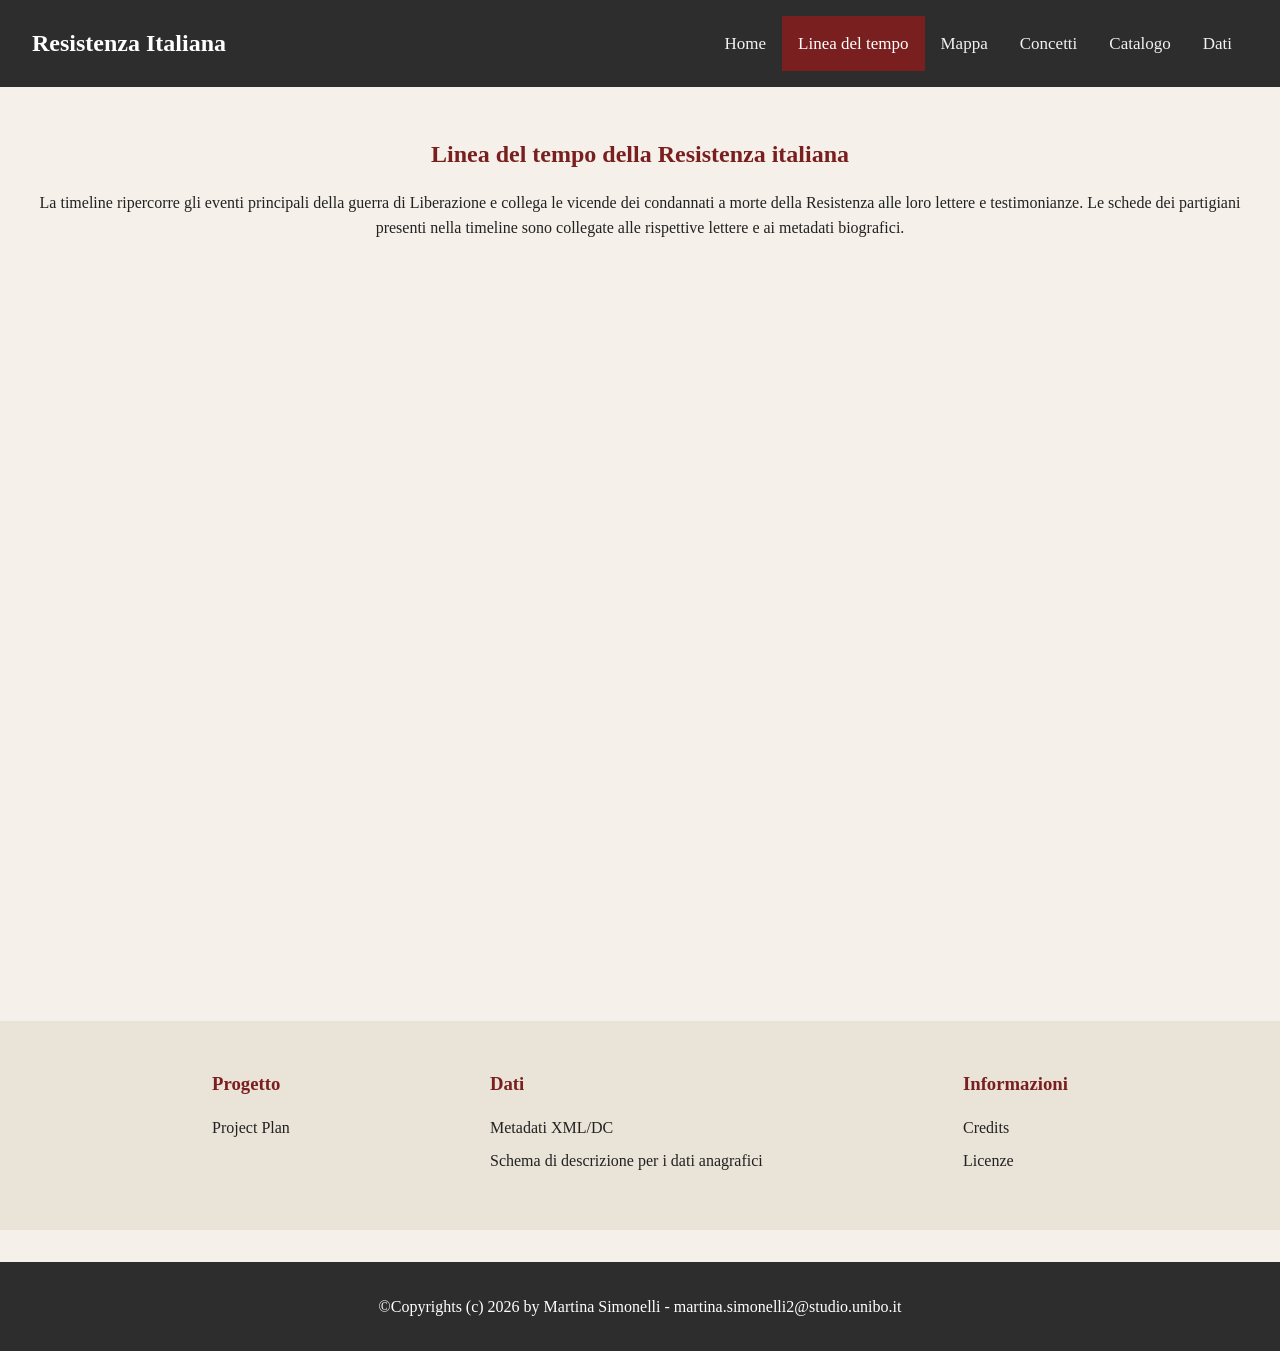
<file: linea_del_tempo.html>
<!DOCTYPE html>
<html lang="it">
<head>
  <meta charset="UTF-8">
  <meta name="viewport" content="width=device-width, initial-scale=1.0">
  <link rel="schema.DC" href="http://purl.org/dc/elements/1.1/" />
  <meta name="DC.Title" content="Linea del tempo interattiva" />
  <meta name="DC.Creator" content="Martina Simonelli" />
  <meta name="DC.Subject" content="Resistenza italiana al nazifascismo, condannati a morte, lettere"/>
  <meta name="DC.Description" content="Una linea del tempo che permette di mettere in relazione le lettere con i maggiori eventi bellici e che suggerisce risorse per approfondire" />
  <meta name="DC.Publisher" content="Università degli Studi di Bologna - martina.simonelli2@studio.unibo.it" />
  <meta name="DC.Date" content="2026" />
  <meta name="DC.Type" content="Collection" />
  <meta name="DC.Type" content="Text" />
  <meta name="DC.Format" content="text/html" />
  <meta name="DC.Language" content="it" />
  <meta name="DC.Coverage" content="Italia" />
  <meta name="DC.Coverage" content="1943-1945" />
  <meta name="DC.Rights" content="Uso didattico e scientifico non commerciale. Creative Commons BY-NC 4.0" />
  <link rel="stylesheet" type="text/css" href="linea_del_tempo.css" />
</head>

<body>

  <header>
    <div class="logo">Resistenza Italiana</div>

    <div class="topnav">
      <a  href="index.html">Home</a>
      <a class="active" href="linea_del_tempo.html">Linea del tempo</a>
      <a href="mappa.html">Mappa</a>
      <a href="concetti.html">Concetti</a>
      <a href="catalogo.html">Catalogo</a>
      <a href="dati.html">Dati</a>
    </div>
  </header>

  <section class="timeline-section">
    <div class="timeline-intro">
      <h1>Linea del tempo della Resistenza italiana</h1>

      <p>
        La timeline ripercorre gli eventi principali della guerra di
        Liberazione e collega le vicende dei condannati a morte della
        Resistenza alle loro lettere e testimonianze. Le schede dei 
        partigiani presenti nella timeline sono collegate alle rispettive 
        lettere e ai metadati biografici.
      </p>
    </div>

    <div id="timeline-embed">
      <iframe src='https://cdn.knightlab.com/libs/timeline3/latest/embed/index.html?source=v2%3A2PACX-1vQW6Hu8KHh02mglT26IEY_tLhF5BOUYyFFxo5mP_4vUJHgEgClE7BzydbNXDUPtUQ9ZkgjSompjheoR&font=Default&lang=en&initial_zoom=2&width=100%25&height=650' width='100%' height='650' webkitallowfullscreen mozallowfullscreen allowfullscreen frameborder='0'></iframe>
    </div>
  </section>

  <section class="pre-footer">

    <div class="pre-footer-column">
        <h3>Progetto</h3>
        <ul>
            <li><a href="project-plan.html">Project Plan</a></li>
        </ul>
    </div>

    <div class="pre-footer-column">
        <h3>Dati</h3>
        <ul>
            <li><a href="metadati-progetto.xml">Metadati XML/DC</a></li>
            <li><a href="schema_di_descrizione_per_i_dati_anagrafici.txt">Schema di descrizione per i dati anagrafici</a></li>
        </ul>
    </div>

    <div class="pre-footer-column">
        <h3>Informazioni</h3>
        <ul>
            <li><a href="credits.html">Credits</a></li>
            <li><a href="licenze.html">Licenze</a></li>
        </ul>
    </div>

  </section>
    <footer>
      <p>
        ©Copyrights (c) 2026 by Martina Simonelli - martina.simonelli2@studio.unibo.it
      </p>
    </footer>

</body>
</html>
</file>
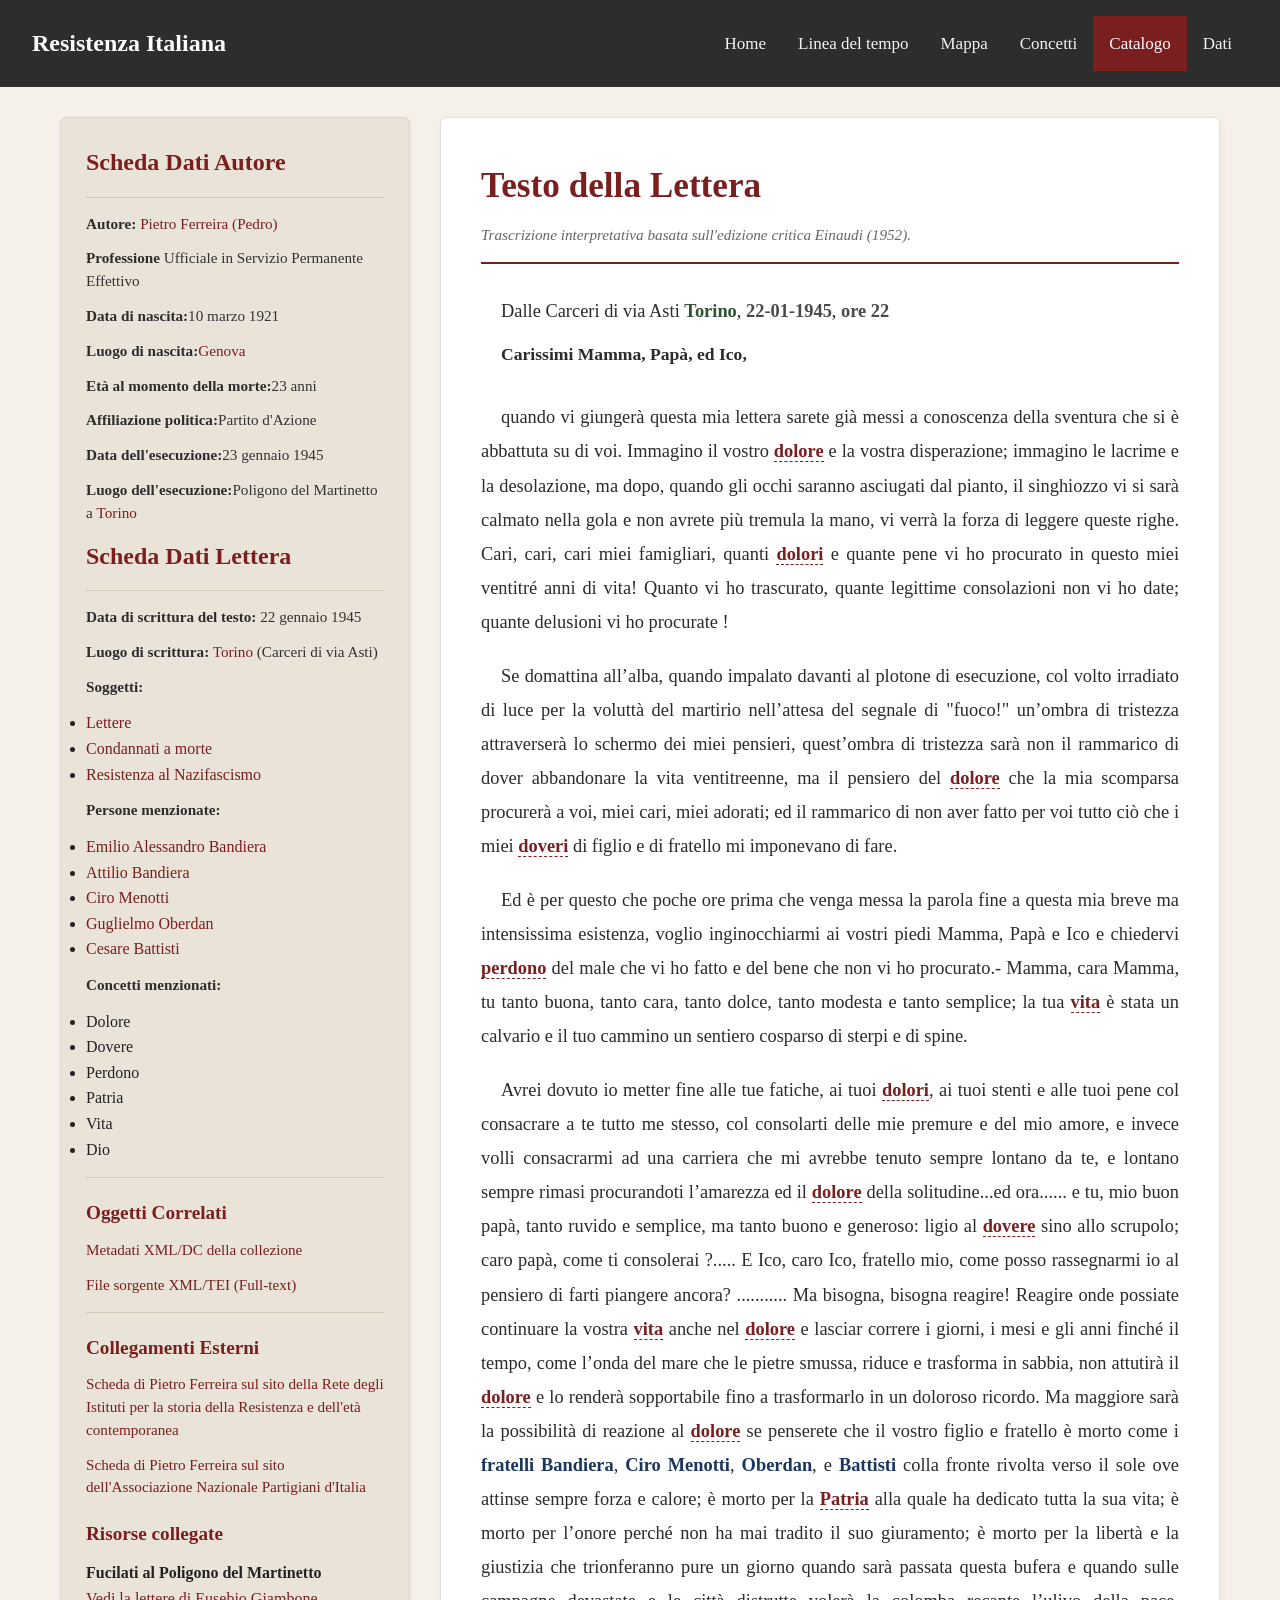
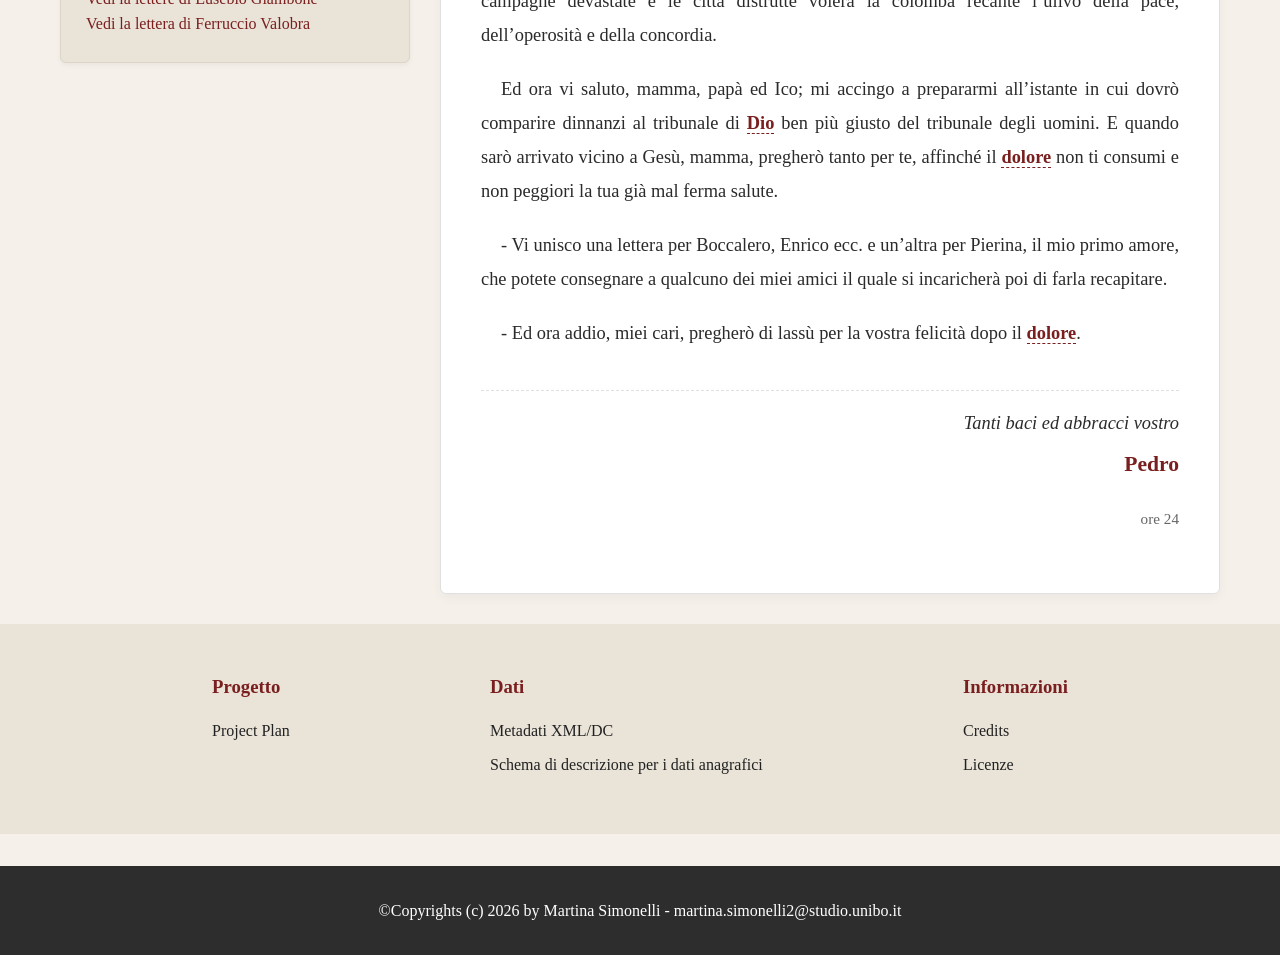
<file: pietro_ferreira.html>
<!DOCTYPE html>
<html lang="it">
<head>
  <meta charset="UTF-8">
  <meta name="viewport" content="width=device-width, initial-scale=1.0">
  <link rel="stylesheet" type="text/css" href="pietro_ferreira.css" />
  <link rel="schema.DC" href="http://purl.org/dc/elements/1.1/" />
  <meta name="DC.title" content="Lettera di Pietro Ferreira alla Mamma, Papà ed Ico scritta in data 22-01-1945" />
  <meta name="DC.creator" content="Pietro Ferreira" />
  <meta name="DC.subject" content="Lettere; Condannati a morte; Resistenza al nazifascismo" />
  <meta name="DC.description" content="Ultima lettera scritta da Pietro Ferreira dalle Carceri di via Asti a Torino prima della condanna a morte." />
  <meta name="DC.date" content="1945-01-22" />
  <meta name="DC.type" content="Text" />
  <meta name="DC.format" content="text/html" />
  <meta name="DC.language" content="it" />
  <meta name="DC.coverage" content="Torino" />
</head>

<body>

  <header>
    <div class="logo">Resistenza Italiana</div>
    <div class="topnav">
      <a href="index.html">Home</a>
      <a href="linea_del_tempo.html">Linea del tempo</a>
      <a href="mappa.html">Mappa</a>
      <a href="concetti.html">Concetti</a>
      <a class="active" href="catalogo.html">Catalogo</a>
      <a href="dati.html">Dati</a>
    </div>
  </header>

  <div class="main-layout-container">
    
    <aside class="filter-sidebar">

      <h2>Scheda Dati Autore</h2>
      <hr>
      
      <div class="metadata-group">
        <p><strong>Autore:</strong> <a href="http://viaf.org/viaf/8295175417522304080007" target="_blank" rel="dcterms:creator">Pietro Ferreira (Pedro)</a></p>
        <p><strong>Professione</strong> Ufficiale in Servizio Permanente Effettivo</p>
        <p><strong>Data di nascita:</strong>10 marzo 1921</p>
        <p><strong>Luogo di nascita:</strong><a href="https://www.geonames.org/3176219/genoa.html" target="_blank">Genova</a></p>
        <p><strong>Età al momento della morte:</strong>23 anni</p>
        <p><strong>Affiliazione politica:</strong>Partito d'Azione</p>
        <p><strong>Data dell'esecuzione:</strong>23 gennaio 1945</p>
        <p><strong>Luogo dell'esecuzione:</strong>Poligono del Martinetto a <a href="https://www.geonames.org/3165524/torino.html" target="_blank">Torino</p>
      </div>

      <h2>Scheda Dati Lettera</h2>
      <hr>

      <div class="metadata-group">
        <p><strong>Data di scrittura del testo:</strong> 22 gennaio 1945</p>
        <p><strong>Luogo di scrittura:</strong> <a href="https://www.geonames.org/3165524/torino.html" target="_blank" rel="dcterms:spatial">Torino</a> (Carceri di via Asti)</p>
        <p><strong>Soggetti:</strong> 
          <ul>
            <li>
              <a href="https://thes.bncf.firenze.sbn.it/termine.php?id=10307" target="_blank" rel="dc:subject">Lettere</a>
            </li>
            <li>
              <a href="https://thes.bncf.firenze.sbn.it/termine.php?id=20497" target="_blank" rel="dc:subject">Condannati a morte</a>
            </li>
            <li>
              <a href="https://thes.bncf.firenze.sbn.it/termine.php?id=58559" target="_blank" rel="dc:subject">Resistenza al Nazifascismo</a>
            </li>
          </ul>
        </p>
        <p><strong>Persone menzionate:</strong>
          <ul>
            <li>
              <a href="http://viaf.org/viaf/307351656" target="_blank">Emilio Alessandro Bandiera</a>
            </li>
            <li>
              <a href="http://viaf.org/viaf/37713672" target="_blank">Attilio Bandiera</a>
            </li>
            <li>
              <a href="http://viaf.org/viaf/88725379" target="_blank">Ciro Menotti</a>
            </li>
            <li>
              <a href="http://viaf.org/viaf/30478831" target="_blank">Guglielmo Oberdan</a>
           </li>
            <li>
              <a href="http://viaf.org/viaf/19640" target="_blank">Cesare Battisti</a>
            </li>
          </ul>
        </p>
        <p><strong>Concetti menzionati:</strong>
          <ul>
            <li>Dolore</li>
            <li>Dovere</li>
            <li>Perdono</li>
            <li>Patria</li>
            <li>Vita</li>
            <li>Dio</li>
          </ul>
        </p>
      </div>

      <hr>
      
      <h3>Oggetti Correlati</h3>
      <div class="download-links">
        <p><a href="metadati-progetto.xml" target="_blank" type="text/xml" rel="alternate">Metadati XML/DC della collezione</a></p>
        <p><a href="pietro_ferreira.xml" target="_blank" type="text/xml" rel="alternate">File sorgente XML/TEI (Full-text)</a></p>
      </div>

      <hr>

      <h3>Collegamenti Esterni</h3>
      <div class="external-links">
        <p><a href="https://www.ultimelettere.it/?page_id=52&ricerca=215&doc=568" target="_blank" rel="dc:relation">Scheda di Pietro Ferreira sul sito della Rete degli Istituti per la storia della Resistenza e dell'età contemporanea</a></p>
        <p><a href="https://www.anpi.it/biografia/pedro-ferreira" target="_blank" rel="dc:relation">Scheda di Pietro Ferreira sul sito dell'Associazione Nazionale Partigiani d'Italia</a></p>
      </div>

      <h3>Risorse collegate</h3>
      <h4>Fucilati al Poligono del Martinetto</h4>
      <div class="linked-resources">
        <p><a href="lettere/eusebio_giambone.xml" target="_blank">Vedi la lettere di Eusebio Giambone</a></p>
        <p><a href="lettere/ferruccio_valobra.xml" target="_blank">Vedi la lettera di Ferruccio Valobra</a></p>
      </div>
    </aside>

    <main class="content-area">
      <div class="letter-header">
        <h1>Testo della Lettera</h1>
        <p>Trascrizione interpretativa basata sull'edizione critica Einaudi (1952).</p>
      </div>

      <article class="letter-text">
          <div class="letter-opener">
            <p class="dateline"> 
              Dalle Carceri di via Asti <span class="place">Torino</span>, 
            <time datetime="1945-01-22">22-01-1945</time>, 
              <time datetime="22:00">ore 22</time> 
            </p>
            <p class="salute">Carissimi Mamma, Papà, ed Ico,</p>
          </div>
            <p>
              quando vi giungerà questa mia lettera sarete già messi a conoscenza della sventura che si è abbattuta su di voi. Immagino il vostro <span class="concept" title="Dolore">dolore</span> e la vostra disperazione; immagino le lacrime e la desolazione, ma dopo, quando gli occhi saranno asciugati dal pianto, il singhiozzo vi si sarà calmato nella gola e non avrete più tremula la mano, vi verrà la forza di leggere queste righe. Cari, cari, cari miei famigliari, quanti <span class="concept" title="Dolore">dolori</span> e quante pene vi ho procurato in questo miei ventitré anni di vita! Quanto vi ho trascurato, quante legittime consolazioni non vi ho date; quante delusioni vi ho procurate !
            </p>
  
            <p>
              Se domattina all’alba, quando impalato davanti al plotone di esecuzione, col volto irradiato di luce per la voluttà del martirio nell’attesa del segnale di "fuoco!" un’ombra di tristezza attraverserà lo schermo dei miei pensieri, quest’ombra di tristezza sarà non il rammarico di dover abbandonare la vita ventitreenne, ma il pensiero del <span class="concept" title="Dolore">dolore</span> che la mia scomparsa procurerà a voi, miei cari, miei adorati; ed il rammarico di non aver fatto per voi tutto ciò che i miei <span class="concept" title="Dovere">doveri</span> di figlio e di fratello mi imponevano di fare.
            </p>
  
            <p>
              Ed è per questo che poche ore prima che venga messa la parola fine a questa mia breve ma intensissima esistenza, voglio inginocchiarmi ai vostri piedi Mamma, Papà e Ico e chiedervi <span class="concept" title="Perdono">perdono</span> del male che vi ho fatto e del bene che non vi ho procurato.- Mamma, cara Mamma, tu tanto buona, tanto cara, tanto dolce, tanto modesta e tanto semplice; la tua <span class="concept" title="Vita">vita</span> è stata un calvario e il tuo cammino un sentiero cosparso di sterpi e di spine.
            </p>
  
            <p>
                Avrei dovuto io metter fine alle tue fatiche, ai tuoi <span class="concept" title="Dolore">dolori</span>, ai tuoi stenti e alle tuoi pene col consacrare a te tutto me stesso, col consolarti delle mie premure e del mio amore, e invece volli consacrarmi ad una carriera che mi avrebbe tenuto sempre lontano da te, e lontano sempre rimasi procurandoti l’amarezza ed il <span class="concept" title="Dolore">dolore</span> della solitudine...ed ora...... e tu, mio buon papà, tanto ruvido e semplice, ma tanto buono e generoso: ligio al <span class="concept" title="Dovere">dovere</span> sino allo scrupolo; caro papà, come ti consolerai ?..... E Ico, caro Ico, fratello mio, come posso rassegnarmi io al pensiero di farti piangere ancora? ........... Ma bisogna, bisogna reagire! Reagire onde possiate continuare la vostra <span class="concept" title="Vita">vita</span> anche nel <span class="concept" title="Dolore">dolore</span> e lasciar correre i giorni, i mesi e gli anni finché il tempo, come l’onda del mare che le pietre smussa, riduce e trasforma in sabbia, non attutirà il <span class="concept" title="Dolore">dolore</span> e lo renderà sopportabile fino a trasformarlo in un doloroso ricordo. Ma maggiore sarà la possibilità di reazione al <span class="concept" title="Dolore">dolore</span> se penserete che il vostro figlio e fratello è morto come i <a href="https://www.treccani.it/enciclopedia/attilio-ed-emilio-bandiera/" target="_blank" class="person-link">fratelli Bandiera</a>, <a href="https://www.treccani.it/enciclopedia/ciro-menotti/?search=Men%C3%B2tti,%20Ciro" target="_blank" class="person-link">Ciro Menotti</a>, <a href="https://www.treccani.it/enciclopedia/guglielmo-oberdan/" target="_blank" class="person-link">Oberdan</a>, e <a href="https://www.treccani.it/enciclopedia/cesare-battisti/?search=Battisti,%20Cesare" target="_blank" class="person-link">Battisti</a> colla fronte rivolta verso il sole ove attinse sempre forza e calore; è morto per la <span class="concept" title="Patria">Patria</span> alla quale ha dedicato tutta la sua vita; è morto per l’onore perché non ha mai tradito il suo giuramento; è morto per la libertà e la giustizia che trionferanno pure un giorno quando sarà passata questa bufera e quando sulle campagne devastate e le città distrutte volerà la colomba recante l’ulivo della pace, dell’operosità e della concordia.
            </p>
  
            <p>
                Ed ora vi saluto, mamma, papà ed Ico; mi accingo a prepararmi all’istante in cui dovrò comparire dinnanzi al tribunale di <span class="concept" title="Dio">Dio</span> ben più giusto del tribunale degli uomini. E quando sarò arrivato vicino a Gesù, mamma, pregherò tanto per te, affinché il <span class="concept" title="Dolore">dolore</span> non ti consumi e non peggiori la tua già mal ferma salute.
            </p>
  
            <p>
                - Vi unisco una lettera per Boccalero, Enrico ecc. e un’altra per Pierina, il mio primo amore, che potete consegnare a qualcuno dei miei amici il quale si incaricherà poi di farla recapitare. 
            </p>
  
            <p>
                - Ed ora addio, miei cari, pregherò di lassù per la vostra felicità dopo il <span class="concept" title="Dolore">dolore</span>.
            </p>
           <div class="letter-closer">
            <p class="salute">Tanti baci ed abbracci vostro</p>
            <p class="signed"><span class="author-signature">Pedro</span></p>
            <p class="time-end"><time datetime="00:00">ore 24</time></p>
          </div> 
      </article>
    </main>
  </div>
<section class="pre-footer">

    <div class="pre-footer-column">
        <h3>Progetto</h3>
        <ul>
            <li><a href="project-plan.html">Project Plan</a></li>
        </ul>
    </div>

    <div class="pre-footer-column">
        <h3>Dati</h3>
        <ul>
            <li><a href="metadati-progetto.xml">Metadati XML/DC</a></li>
            <li><a href="schema_di_descrizione_per_i_dati_anagrafici.txt">Schema di descrizione per i dati anagrafici</a></li>
        </ul>
    </div>

    <div class="pre-footer-column">
        <h3>Informazioni</h3>
        <ul>
            <li><a href="credits.html">Credits</a></li>
            <li><a href="licenze.html">Licenze</a></li>
        </ul>
    </div>

  </section>
    <footer>
      <p>
        ©Copyrights (c) 2026 by Martina Simonelli - martina.simonelli2@studio.unibo.it
      </p>
    </footer>
</body>
</html>
</file>
<file: index.css>
* {
      margin: 0;
      padding: 0;
      box-sizing: border-box;
    }

    body {
      font-family: Georgia, serif;
      background-color: #f5f1ea;
      color: #222;
      line-height: 1.6;
    }

    header {
      position: sticky;
      top: 0;
      z-index: 1000;
      background-color: #2d2d2d;
      color: white;
      padding: 1rem 2rem;
      display: flex;
      justify-content: space-between;
      align-items: center;
    }

    .logo {
      font-size: 1.5rem;
      font-weight: bold;
    }

    .topnav {
      overflow: hidden;
      background-color: #2d2d2d;
    }

    .topnav a {
      float: left;
      color: #f2f2f2;
      text-align: center;
      padding: 14px 16px;
      text-decoration: none;
      font-size: 17px;
    }

    .topnav a:hover {
      background-color: #ddd;
      color: black;
    }

    .topnav a.active {
      background-color: #7a1f1f;
      color: white;
    }

    .hero {
      position: relative;
      width: 100%;
      height: 500px;
      overflow: hidden;
    }

    .hero img {
      width: 100%;
      height: 100%;
      object-fit: cover;
      filter: brightness(70%);
    }

    .hero-text {
      position: absolute;
      top: 50%;
      left: 50%;
      transform: translate(-50%, -50%);
      color: white;
      text-align: center;
      background-color: rgba(0,0,0,0.4);
      padding: 2rem;
      border-radius: 10px;
    }

    .hero-text h1 {
      font-size: 3rem;
      margin-bottom: 1rem;
    }

    .hero-text p {
      font-size: 1.2rem;
    }
    .project-description {
      padding: 4rem 10%;
      background-color: white;
    }

    .project-description h2 {
      color: #7a1f1f;
      margin-bottom: 1rem;
      text-align: center;
    }

    .project-description p {
      max-width: 900px;
      margin: 0 auto 1rem auto;
      text-align: justify;
    }
    .sections {
      display: grid;
      grid-template-columns: repeat(auto-fit, minmax(250px, 1fr));
      gap: 2rem;
      padding: 4rem 2rem;
    }

    .card {
      background-color: white;
      padding: 2rem;
      border-radius: 12px;
      box-shadow: 0 4px 10px rgba(0,0,0,0.1);
      transition: transform 0.3s;
    }

    .card:hover {
      transform: translateY(-5px);
    }

    .card h2 {
      margin-bottom: 1rem;
      color: #7a1f1f;
    }

    .card p {
      margin-bottom: 1rem;
    }

    .card a {
      text-decoration: none;
      color: #7a1f1f;
      font-weight: bold;
    }
    
    .pre-footer {
      background-color: #e9e3d8;
      padding: 3rem 10%;
      display: flex;
      justify-content: space-around;
      flex-wrap: wrap;
      gap: 2rem;
    }

    .pre-footer-column h3 {
      color: #7a1f1f;
      margin-bottom: 1rem;
    }

    .pre-footer-column ul {
      list-style: none;
    }

    .pre-footer-column li {
      margin-bottom: 0.5rem;
    }

    .pre-footer-column a {
      text-decoration: none;
      color: #222;
    }

    .pre-footer-column a:hover {
      color: #7a1f1f;
    }
    
    footer {
      background-color: #2d2d2d;
      color: white;
      text-align: center;
      padding: 2rem;
      margin-top: 2rem;
    }

    @media (max-width: 768px) {
      .hero-text h1 {
        font-size: 2rem;
      }

      nav ul {
        flex-direction: column;
        gap: 0.5rem;
      }

      header {
        flex-direction: column;
        gap: 1rem;
      }
    }
</file>
<file: catalogo.css>
* {
      margin: 0;
      padding: 0;
      box-sizing: border-box;
    }

    body {
      font-family: Georgia, serif;
      background-color: #f5f1ea;
      color: #222;
      line-height: 1.6;
    }

    header {
      position: sticky;
      top: 0;
      z-index: 1000;
      background-color: #2d2d2d;
      color: white;
      padding: 1rem 2rem;
      display: flex;
      justify-content: space-between;
      align-items: center;
    }

    .logo {
      font-size: 1.5rem;
      font-weight: bold;
    }

    .topnav {
      overflow: hidden;
      background-color: #2d2d2d;
    }

    .topnav a {
      float: left;
      color: #f2f2f2;
      text-align: center;
      padding: 14px 16px;
      text-decoration: none;
      font-size: 17px;
    }

    .topnav a:hover {
      background-color: #ddd;
      color: black;
    }

    .topnav a.active {
      background-color: #7a1f1f;
      color: white;
    }

    .search-container {
      position: relative;
      width: 100%;
    }

    #myInput {
      background-position: 10px 12px; 
      background-repeat: no-repeat;
      width: 100%; 
      font-size: 16px; 
      padding: 12px 20px 12px 40px; 
      border: 1px solid #ddd; 
      margin-bottom: 0; 
      box-sizing: border-box;
    }

    #myUL {
      list-style-type: none;
      padding: 0;
      margin: 0;

      display: none;        
      position: absolute;   
      top: 100%;            
      left: 0;
      width: 100%;          
      z-index: 999;         
      box-shadow: 0px 4px 6px rgba(0,0,0,0.1); 
   }

    #myUL li a {
      border: 1px solid #ddd; 
      margin-top: -1px; 
      background-color: #f6f6f6; 
      padding: 12px; 
      text-decoration: none; 
      font-size: 18px; 
      color: black;
      display: block; 
    }

    #myUL li a:hover:not(.header) {
      background-color: #eee;
    }

    .main-layout-container {
      display: flex;
      max-width: 1200px;
      margin: 20px auto;
      padding: 0 20px;
      gap: 30px; 
    }

    .filter-sidebar {
      flex: 0 0 260px;
      background-color: #e9e3d8;
      border: 1px solid #d4cbbd;
      border-radius: 6px;
      padding: 20px;
      height: fit-content;
    }

    .filter-sidebar h3 {
      color: #7a1f1f;
      margin-bottom: 20px;
      border-bottom: 2px solid #7a1f1f;
      padding-bottom: 8px;
      font-size: 1.2rem;
    }

    .filter-group {
      margin-bottom: 25px;
    }

    .filter-group h4 {
      color: #2d2d2d;
      font-size: 1rem;
      margin-bottom: 10px;
      font-weight: bold;
    }

    .filter-option {
      display: flex;
      align-items: center;
      margin-bottom: 8px;
      gap: 8px;
    }

    .filter-option input[type="checkbox"] {
      accent-color: #7a1f1f;
      cursor: pointer;
    }

    .filter-option label {
      cursor: pointer;
      font-size: 0.95rem;
    }

    .filter-button {
      width: 100%;
      margin-top: 10px;
      padding: 8px;

      background-color: #7a1f1f;
      color: white;

      border: none;
      border-radius: 4px;

      cursor: pointer;
      transition: 0.3s;
    }

    .filter-button:hover {
      background-color: #5d1717;
    }

    .content-area {
      flex: 1; 
      display: flex;
      flex-direction: column;
      gap: 20px;
    }

    .cards-grid {
      display: grid;
      grid-template-columns: repeat(3, 1fr); 
      gap: 10px; 
    }

    .card {
      box-shadow: 0 4px 8px 0 rgba(0,0,0,0.2);
      transition: 0.3s;
      max-width: 200px;
      display: flex;
      flex-direction: column;
    }

    .card:hover {
      box-shadow: 0 8px 16px 0 rgba(0,0,0,0.2);
    }

    .img-container {
      position: relative;
    }

    .img-container img {
      width: 100%;
      height: 250px;
      object-fit: cover;
      display: block;
    }

    .container {
      padding: 10px 16px;
      min-height: 80px;
    }

    .overlay {
      position: absolute;
      top: 0;
      bottom: 0;
      left: 0;
      right: 0;
      height: 100%;
      width: 100%;
      opacity: 0;
      transition: .5s ease;
      background-color: rgba(122, 31, 31, 0.9);
      display: flex;
      justify-content: center;
      align-items: center;
    }

    .overlay a {
      color: white;
      text-decoration: none;
    }

    .img-container:hover .overlay {
      opacity: 1;
    }

    .text {
      color: white;
      font-size: 20px;
      position: absolute;
      top: 50%;
      left: 50%;
      -webkit-transform: translate(-50%, -50%);
      -ms-transform: translate(-50%, -50%);
      transform: translate(-50%, -50%);
      text-align: center;
    }

    .pre-footer {
      background-color: #e9e3d8;
      padding: 3rem 10%;
      display: flex;
      justify-content: space-around;
      flex-wrap: wrap;
      gap: 2rem;
    }

    .pre-footer-column h3 {
      color: #7a1f1f;
      margin-bottom: 1rem;
    }

    .pre-footer-column ul {
      list-style: none;
    }

    .pre-footer-column li {
      margin-bottom: 0.5rem;
    }

    .pre-footer-column a {
      text-decoration: none;
      color: #222;
    }

    .pre-footer-column a:hover {
      color: #7a1f1f;
    }
    
    footer {
      background-color: #2d2d2d;
      color: white;
      text-align: center;
      padding: 2rem;
      margin-top: 2rem;
    }

    @media (max-width: 768px) {
      
      header {
        flex-direction: column;
        gap: 1rem;
    }
</file>
<file: concetti.css>
* {
      margin: 0;
      padding: 0;
      box-sizing: border-box;
    }

    body {
      font-family: Georgia, serif;
      background-color: #f5f1ea;
      color: #222;
      line-height: 1.6;
    }

    header {
      position: sticky;
      top: 0;
      z-index: 1000;
      background-color: #2d2d2d;
      color: white;
      padding: 1rem 2rem;
      display: flex;
      justify-content: space-between;
      align-items: center;
    }

    .logo {
      font-size: 1.5rem;
      font-weight: bold;
    }

    .topnav {
      overflow: hidden;
      background-color: #2d2d2d;
    }

    .topnav a {
      float: left;
      color: #f2f2f2;
      text-align: center;
      padding: 14px 16px;
      text-decoration: none;
      font-size: 17px;
    }

    .topnav a:hover {
      background-color: #ddd;
      color: black;
    }

    .topnav a.active {
      background-color: #7a1f1f;
      color: white;
    }

    .concetti {

    max-width: 1200px;
    margin: 40px auto;
    padding: 20px;

    }

    .concetti h1 {

    text-align: center;
    margin-bottom: 10px;

    }

    .intro {

    text-align: center;
    margin-bottom: 40px;

    }

    .contenitore-treemap {

    display: grid;
    grid-template-columns: repeat(12, 1fr);
    grid-template-rows: repeat(5, 120px);

    }

    .tile {

    display: flex;

    flex-direction: column;

    justify-content: center;

    align-items: center;

    color: white;

    cursor: pointer;

    transition: 0.3s;

    border: 3px solid #f5f1ea;
    }

    .tile:hover {

    transform: scale(1.03);

    filter: brightness(1.05);

    }

    .tile span {

    font-size: 1.4rem;

    font-weight: bold;

    }

    .tile small {

    font-size: 0.9rem;

    opacity: 0.9;

    }

    .rosso-scuro {
    background-color: #6b1d1d;
    }

    .rosso {
    background-color: #8b2f2f;
    }

    .rosso-medio {
    background-color: #a64545;
    }

    .rosso-chiaro {
    background-color: #bf6666;
    }

    .dio {

    grid-column: 1 / 7;
    grid-row: 1 / 3;

    }

    .vita {

    grid-column: 7 / 13;
    grid-row: 1 / 3;

    }

    .dolore {

    grid-column: 1 / 7;
    grid-row: 3 / 5;

    }
    
    .dovere {

    grid-column: 7 / 10;
    grid-row: 3 / 4;

    }

    .perdono {

    grid-column: 10 / 13;
    grid-row: 3 / 4;

    }

    .fede {

    grid-column: 7 / 9;
    grid-row: 4 / 5;

    }

    .coscienza {

    grid-column: 9 / 11;
    grid-row: 4 / 5;

    }

    .coraggio {

    grid-column: 11 / 13;
    grid-row: 4 / 5;

    }

    .ideale {

    grid-column: 1 / 4;
    grid-row: 5 / 6;

    }

    .patria {

    grid-column: 4 / 7;
    grid-row: 5 / 6;

    }

    .sacrificio {

    grid-column: 7 / 10;
    grid-row: 5 / 6;

    }

    .avvenire {

    grid-column: 10 / 13;
    grid-row: 5 / 6;

    }

    #risultati {

    scroll-margin-top: 100px;

    max-width: 1100px;

    margin: 40px auto;

    padding: 30px;

    background: white;

    border-radius: 10px;

    box-shadow: 0 2px 10px rgba(0,0,0,0.15);

    min-height: 150px;

}
    #risultati ul {

    padding-left: 20px;

    }

    #risultati a {

    text-decoration: none;

    }

    #risultati a:hover {

    text-decoration: underline;

    }

    .pre-footer {
      background-color: #e9e3d8;
      padding: 3rem 10%;
      display: flex;
      justify-content: space-around;
      flex-wrap: wrap;
      gap: 2rem;
    }

    .pre-footer-column h3 {
      color: #7a1f1f;
      margin-bottom: 1rem;
    }

    .pre-footer-column ul {
      list-style: none;
    }

    .pre-footer-column li {
      margin-bottom: 0.5rem;
    }

    .pre-footer-column a {
      text-decoration: none;
      color: #222;
    }

    .pre-footer-column a:hover {
      color: #7a1f1f;
    }
    
    footer {
      background-color: #2d2d2d;
      color: white;
      text-align: center;
      padding: 2rem;
      margin-top: 2rem;
    }

    @media (max-width: 768px) {
      
      header {
        flex-direction: column;
        gap: 1rem;
      }
    }
</file>
<file: dati.css>
* {
  margin: 0;
  padding: 0;
  box-sizing: border-box;
}

body {
  font-family: Georgia, serif;
  background-color: #f5f1ea;
  color: #222;
  line-height: 1.6;
}

header {
  position: sticky;
  top: 0;
  z-index: 1000;
  background-color: #2d2d2d;
  color: white;
  padding: 1rem 2rem;
  display: flex;
  justify-content: space-between;
  align-items: center;
}

.logo {
  font-size: 1.5rem;
  font-weight: bold;
}

.topnav a {
  float: left;
  color: #f2f2f2;
  text-align: center;
  padding: 14px 16px;
  text-decoration: none;
  font-size: 17px;
}

.topnav a:hover {
  background-color: #ddd;
  color: black;
}

.topnav a.active {
  background-color: #7a1f1f;
  color: white;
}

.dati-container {
  max-width: 1000px;
  margin: 40px auto;
  padding: 0 20px;
}

.dati-intro {
  background-color: white;
  padding: 30px;
  border-radius: 6px;
  border: 1px solid #ddd;
  margin-bottom: 30px;
  text-align: center;
}

.dati-intro h1 {
  color: #7a1f1f;
  margin-bottom: 15px;
}

.metadata-table {
  width: 100%;
  border-collapse: collapse;
  margin-top: 10px;
  background-color: #ffffff;
  font-family: Georgia, serif;
  box-shadow: 0 2px 5px rgba(0, 0, 0, 0.05);
  border-radius: 4px;
  overflow: hidden;
}

.metadata-table th, 
.metadata-table td {
  padding: 14px 18px;
  text-align: left;
  border-bottom: 1px solid #e9e3d8;
  vertical-align: middle;
}

.metadata-table th {
  background-color: #e9e3d8;
  color: #7a1f1f;
  font-weight: bold;
  font-size: 0.9rem;
  text-transform: uppercase;
  letter-spacing: 0.5px;
  border-bottom: 2px solid #7a1f1f;
}

.metadata-table td strong {
  color: #7a1f1f;
  font-size: 0.95rem;
}

.metadata-table tr:nth-child(even) {
  background-color: #fcfbfa;
}

.metadata-table tr:hover {
  background-color: #f5f1ea;
  transition: background-color 0.2s ease;
}

.xml-button {
  display: inline-block;
  background-color: #7a1f1f;
  color: white;
  text-decoration: none;
  padding: 12px 24px;
  border-radius: 4px;
  font-weight: bold;
  margin-top: 15px;
  transition: background-color 0.2s;
}

.xml-button:hover {
  background-color: #5a1616;
}

.dati-section {
  width: 100%;
  overflow-x: auto;
  margin-bottom: 40px;
}

#metadataTable {
  width: 100%;
  border-collapse: collapse;
  background: #ffffff;
  font-family: Georgia, serif;
  font-size: 0.9rem;
  box-shadow: 0 4px 10px rgba(0, 0, 0, 0.05);
  border-radius: 4px;
  overflow: hidden;
}

#metadataTable th {
  background: #7a1f1f;
  color: #ffffff;
  padding: 14px 12px;
  font-weight: bold;
  text-align: left;
  font-size: 0.85rem;
  text-transform: uppercase;
  letter-spacing: 0.5px;
  border-bottom: 3px solid #5a1616;
  white-space: nowrap;
}

#metadataTable td {
  padding: 12px 12px;
  color: #222222;
  border-bottom: 1px solid #e9e3d8;
  line-height: 1.4;
  vertical-align: middle;
}

#metadataTable tr:nth-child(even) {
  background-color: #fcfbfa;
}

#metadataTable tr:hover {
  background-color: #f5f1ea;
  transition: background-color 0.2s ease;
}

#metadataTable code {
  font-family: monospace;
  background: #f0f0f0;
  padding: 2px 6px;
  border-radius: 3px;
  color: #a02020;
  font-size: 0.8rem;
}

#metadataTable a {
  color: #7a1f1f;
  text-decoration: none;
  font-weight: bold;
  border-bottom: 1px dashed #7a1f1f;
}

#metadataTable a:hover {
  color: #222222;
  border-bottom: 1px solid #222222;
  background-color: rgba(122, 31, 31, 0.05);
}

@media screen and (max-width: 1024px) {
  #metadataTable th, #metadataTable td {
    padding: 10px 8px;
    font-size: 0.85rem;
  }
}

.pre-footer {
  background-color: #e9e3d8;
  padding: 3rem 10%;
  display: flex;
  justify-content: space-around;
  flex-wrap: wrap;
  gap: 2rem;
}

.pre-footer-column h3 {
  color: #7a1f1f;
  margin-bottom: 1rem;
}

.pre-footer-column ul {
  list-style: none;
}

.pre-footer-column ul li a {
  color: #222;
  text-decoration: none;
}

.pre-footer-column ul li a:hover {
  text-decoration: underline;
}


    footer {
      background-color: #2d2d2d;
      color: white;
      text-align: center;
      padding: 2rem;
      margin-top: 2rem;
    }

    @media (max-width: 768px) {
      
      header {
        flex-direction: column;
        gap: 1rem;
      }
    }
</file>
<file: linea_del_tempo.css>
* {
      margin: 0;
      padding: 0;
      box-sizing: border-box;
    }

    body {
      font-family: Georgia, serif;
      background-color: #f5f1ea;
      color: #222;
      line-height: 1.6;
    }

    header {
      position: sticky;
      top: 0;
      z-index: 1000;
      background-color: #2d2d2d;
      color: white;
      padding: 1rem 2rem;
      display: flex;
      justify-content: space-between;
      align-items: center;
    }

    .logo {
      font-size: 1.5rem;
      font-weight: bold;
    }

    .topnav {
      overflow: hidden;
      background-color: #2d2d2d;
    }

    .topnav a {
      float: left;
      color: #f2f2f2;
      text-align: center;
      padding: 14px 16px;
      text-decoration: none;
      font-size: 17px;
    }

    .topnav a:hover {
      background-color: #ddd;
      color: black;
    }

    .topnav a.active {
      background-color: #7a1f1f;
      color: white;
    }

    .timeline-section {
    max-width: 1400px;
    margin: 0 auto;
    padding: 3rem 2rem;
    }

    .timeline-intro {
    text-align: center;
    margin-bottom: 2rem;
    }

    .timeline-intro h1 {
    color: #7a1f1f;
    margin-bottom: 1rem;
    }

    #timeline-embed {
    width: 100%;
    height: 700px;
    }

    .pre-footer {
      background-color: #e9e3d8;
      padding: 3rem 10%;
      display: flex;
      justify-content: space-around;
      flex-wrap: wrap;
      gap: 2rem;
    }

    .pre-footer-column h3 {
      color: #7a1f1f;
      margin-bottom: 1rem;
    }

    .pre-footer-column ul {
      list-style: none;
    }

    .pre-footer-column li {
      margin-bottom: 0.5rem;
    }

    .pre-footer-column a {
      text-decoration: none;
      color: #222;
    }

    .pre-footer-column a:hover {
      color: #7a1f1f;
    }
    
    footer {
      background-color: #2d2d2d;
      color: white;
      text-align: center;
      padding: 2rem;
      margin-top: 2rem;
    }

    @media (max-width: 768px) {
      .hero-text h1 {
        font-size: 2rem;
      }

      nav ul {
        flex-direction: column;
        gap: 0.5rem;
      }

      header {
        flex-direction: column;
        gap: 1rem;
      }
    }
</file>
<file: pietro_ferreira.css>
* {
      margin: 0;
      padding: 0;
      box-sizing: border-box;
    }

    body {
      font-family: Georgia, serif;
      background-color: #f5f1ea;
      color: #222;
      line-height: 1.6;
    }

    header {
      position: sticky;
      top: 0;
      z-index: 1000;
      background-color: #2d2d2d;
      color: white;
      padding: 1rem 2rem;
      display: flex;
      justify-content: space-between;
      align-items: center;
    }

    .logo {
      font-size: 1.5rem;
      font-weight: bold;
    }

    .topnav {
      overflow: hidden;
      background-color: #2d2d2d;
    }

    .topnav a {
      float: left;
      color: #f2f2f2;
      text-align: center;
      padding: 14px 16px;
      text-decoration: none;
      font-size: 17px;
    }

    .topnav a:hover {
      background-color: #ddd;
      color: black;
    }

    .topnav a.active {
      background-color: #7a1f1f;
      color: white;
    }


.main-layout-container {
  display: flex;
  max-width: 1200px;
  margin: 30px auto;
  padding: 0 20px;
  gap: 30px;
}

.filter-sidebar {
  flex: 0 0 350px; 
  background-color: #e9e3d8;
  padding: 25px;
  border-radius: 6px;
  height: fit-content;
  border: 1px solid #dcd5c9;
  box-shadow: 0 2px 5px rgba(0, 0, 0, 0.05);
}

.filter-sidebar h2, 
.filter-sidebar h3 {
  color: #7a1f1f;
  font-family: 'Georgia', serif;
  margin-top: 0;
  margin-bottom: 10px;
}

.filter-sidebar h3 {
  font-size: 1.2rem;
  margin-top: 20px;
}

.filter-sidebar hr {
  margin: 15px 0;
  border: 0;
  border-top: 1px solid #d3c9b8;
}

.metadata-group p,
.download-links p,
.external-links p {
  margin-bottom: 12px;
  font-size: 0.95rem;
  line-height: 1.5;
  color: #333;
}

.metadata-group strong {
  color: #2d2d2d;
}

.filter-sidebar a {
  color: #7a1f1f;
  text-decoration: none;
  font-weight: 500;
  transition: color 0.2s ease, border-bottom 0.2s ease;
  border-bottom: 1px dashed transparent;
}

.filter-sidebar a:hover {
  color: #a02828;
  border-bottom: 1px dashed #a02828;
}


.content-area {
  flex: 1; 
  background: #ffffff;
  padding: 40px;
  border-radius: 6px;
  border: 1px solid #e0e0e0;
  box-shadow: 0 4px 12px rgba(0, 0, 0, 0.04);
}

.letter-header {
  margin-bottom: 30px;
  border-bottom: 2px solid #7a1f1f;
  padding-bottom: 15px;
}

.letter-header h1 {
  color: #7a1f1f;
  font-family: 'Georgia', serif;
  font-size: 2.2rem;
  margin-bottom: 8px;
}

.letter-header p {
  color: #666;
  font-style: italic;
  font-size: 0.95rem;
}

.content-area {
  flex: 1;
  background: #ffffff;
  padding: 40px;
  border-radius: 6px;
  border: 1px solid #e0e0e0;
  box-shadow: 0 4px 12px rgba(0, 0, 0, 0.04);
}

.letter-header {
  margin-bottom: 30px;
  border-bottom: 2px solid #7a1f1f;
  padding-bottom: 15px;
}

.letter-header h1 {
  color: #7a1f1f;
  font-family: 'Georgia', serif;
  font-size: 2.2rem;
  margin-bottom: 8px;
}

.letter-header p {
  color: #666;
  font-style: italic;
  font-size: 0.95rem;
}

.letter-text {
  font-size: 1.15rem;
  line-height: 1.85;
  font-family: 'Georgia', serif;
  text-align: justify;
  color: #2b2b2b;
}

.letter-text p {
  margin-bottom: 20px;
  text-indent: 20px; 
}

.letter-text opener {
  display: block;
  margin-bottom: 25px;
  font-style: italic;
}

.letter-text dateline {
  display: block;
  margin-bottom: 10px;
}

.letter-text salute {
  display: block;
  font-weight: normal;
}


.letter-text .concept {
  font-weight: bold;
  color: #7a1f1f;
  border-bottom: 1px dashed #7a1f1f;
  cursor: help;
}

.letter-text .person-link {
  font-weight: bold;
  color: #1a365d;
  border-bottom: 1px solid transparent;
  text-decoration: none; 
}

.letter-text .place {
  font-weight: bold;
  color: #2f5233;
}

.letter-text time,
.letter-text .dateline time {
  font-weight: bold;
  color: #4a4a4a;
}


.letter-text .letter-opener {
  margin-bottom: 30px;
}

.letter-text .dateline {
  margin-bottom: 10px;
}

.letter-text .letter-opener .salute {
  font-size: 1.1rem;
  font-weight: bold;
}


.letter-text .letter-closer {
  display: block;
  margin-top: 40px;
  padding-top: 15px;
  border-top: 1px dashed #e0e0e0;
  text-align: right;
}

.letter-text .letter-closer .salute {
  font-style: italic;
  margin-bottom: 5px;
}

.letter-text .letter-closer .signed .author-signature {
  font-size: 1.35rem;
  font-weight: bold;
  color: #7a1f1f; 
  border-bottom: none;
}

.letter-text .letter-closer .time-end time {
  display: block;
  font-size: 0.95rem;
  color: #666;
  font-weight: normal;
  margin-top: 5px;
}

@media (max-width: 850px) {
  .main-layout-container {
    flex-direction: column; 
    gap: 20px;
    margin: 15px auto;
  }

  .filter-sidebar {
    flex: 1 1 100%; 
    width: 100%;
  }

  .content-area {
    padding: 25px; 
  }

  .letter-header h1 {
    font-size: 1.75rem;
  }

  .letter-text {
    font-size: 1.05rem;
    text-align: left; 
  }
  }

    .pre-footer {
      background-color: #e9e3d8;
      padding: 3rem 10%;
      display: flex;
      justify-content: space-around;
      flex-wrap: wrap;
      gap: 2rem;
    }

    .pre-footer-column h3 {
      color: #7a1f1f;
      margin-bottom: 1rem;
    }

    .pre-footer-column ul {
      list-style: none;
    }

    .pre-footer-column li {
      margin-bottom: 0.5rem;
    }

    .pre-footer-column a {
      text-decoration: none;
      color: #222;
    }

    .pre-footer-column a:hover {
      color: #7a1f1f;
    }
    
    footer {
      background-color: #2d2d2d;
      color: white;
      text-align: center;
      padding: 2rem;
      margin-top: 2rem;
    }

    @media (max-width: 768px) {
      
      header {
        flex-direction: column;
        gap: 1rem;
      }
    }
</file>
